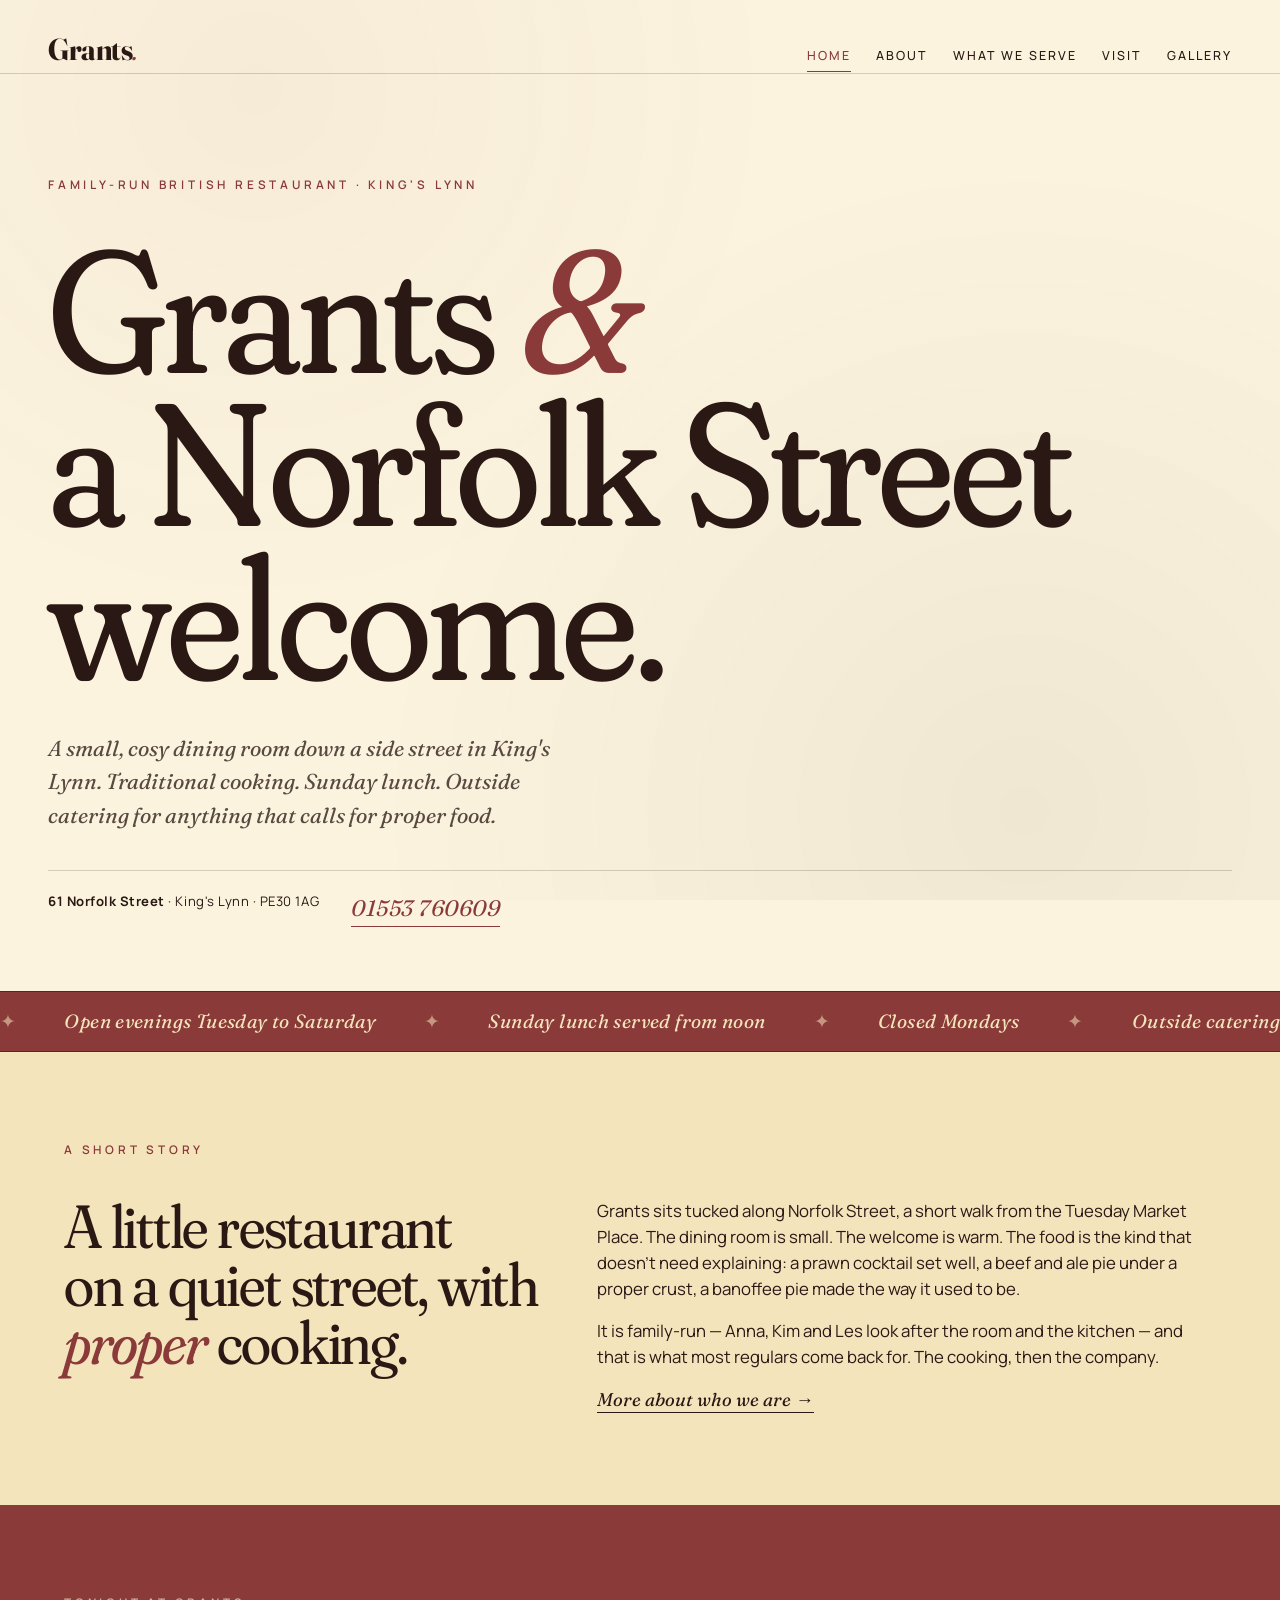
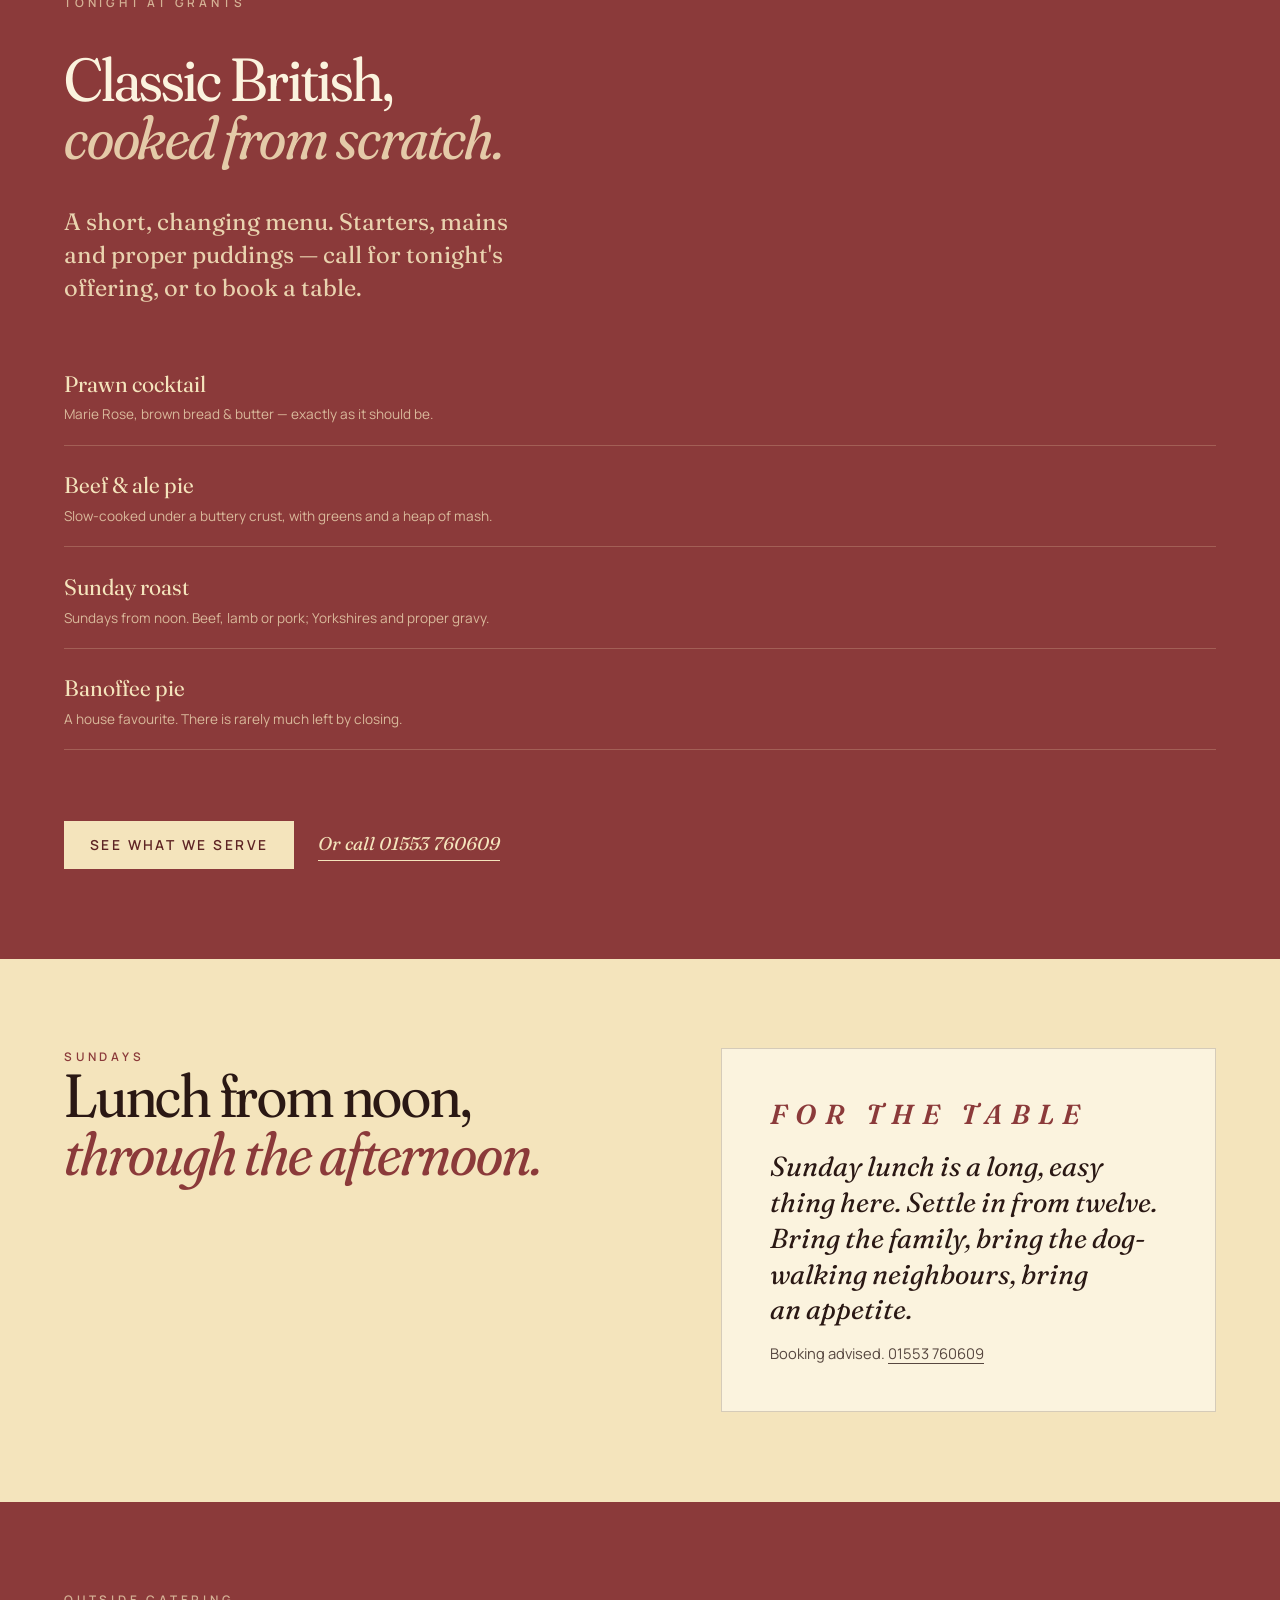
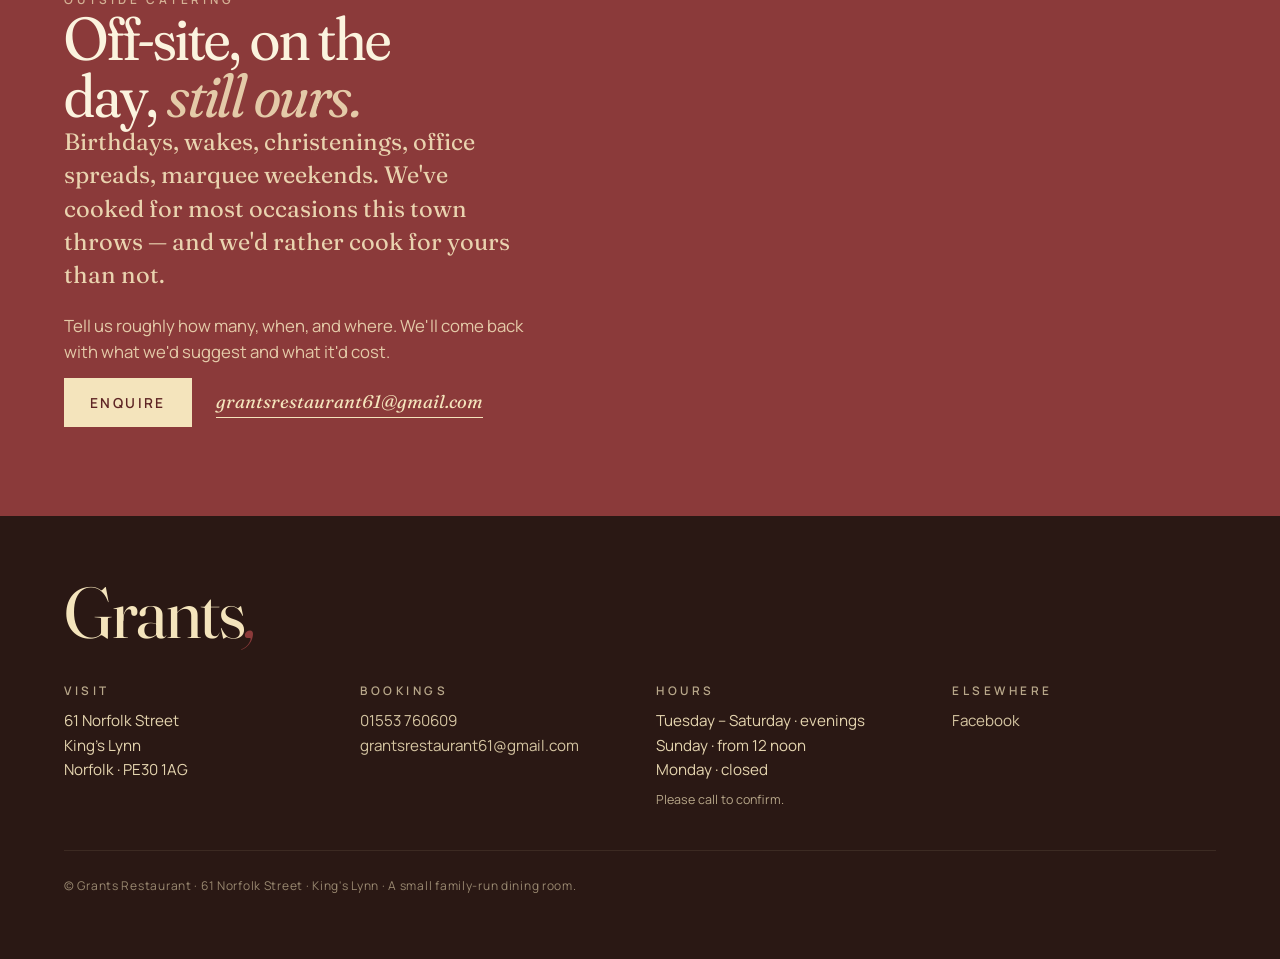
<file: index.html>
<!doctype html>
<html lang="en-GB">
<head>
<meta charset="utf-8">
<meta name="viewport" content="width=device-width, initial-scale=1">
<title>Grants — family-run British restaurant, Norfolk Street, King's Lynn</title>
<meta name="description" content="A small family-run British restaurant at 61 Norfolk Street, King's Lynn. Traditional cooking, Sunday lunch, outside catering. Bookings: 01553 760609.">
<link rel="preconnect" href="https://fonts.googleapis.com">
<link rel="preconnect" href="https://fonts.gstatic.com" crossorigin>
<link href="https://fonts.googleapis.com/css2?family=Fraunces:opsz,wght,SOFT,WONK@9..144,300..900,30..100,0..1&family=Manrope:wght@400;500;700&display=swap" rel="stylesheet">
<link rel="stylesheet" href="styles.css">
</head>
<body>

<header class="masthead">
  <a href="index.html" class="masthead__mark">Grants<em>.</em></a>
  <nav aria-label="Primary">
    <a href="index.html" aria-current="page">Home</a>
    <a href="about.html">About</a>
    <a href="services.html">What we serve</a>
    <a href="contact.html">Visit</a>
    <a href="gallery.html">Gallery</a>
  </nav>
</header>

<section class="hero">
  <p class="hero__eyebrow">Family-run British restaurant · King's Lynn</p>
  <h1>Grants <span class="amp">&amp;</span><br>a Norfolk Street<br>welcome.</h1>
  <p class="hero__sub">A small, cosy dining room down a side street in King's Lynn. Traditional cooking. Sunday lunch. Outside catering for anything that calls for proper food.</p>
  <div class="hero__meta">
    <span><strong>61 Norfolk Street</strong> · King's Lynn · PE30 1AG</span>
    <a class="tel" href="tel:+441553760609">01553 760609</a>
  </div>
</section>

<div class="marquee" aria-hidden="true">
  <div class="marquee__track">
    <span>Open evenings Tuesday to Saturday</span>
    <span>Sunday lunch served from noon</span>
    <span>Closed Mondays</span>
    <span>Outside catering — call to enquire</span>
    <span>Bookings on 01553 760609</span>
    <span>Open evenings Tuesday to Saturday</span>
    <span>Sunday lunch served from noon</span>
    <span>Closed Mondays</span>
    <span>Outside catering — call to enquire</span>
    <span>Bookings on 01553 760609</span>
  </div>
</div>

<section class="slab slab--cream">
  <div class="slab__inner reveal">
    <p class="slab__label">A short story</p>
    <div class="two-col two-col--reversed">
      <h2>A little restaurant<br>on a quiet street, with <em>proper</em> cooking.</h2>
      <div class="body-prose">
        <p>Grants sits tucked along Norfolk Street, a short walk from the Tuesday Market Place. The dining room is small. The welcome is warm. The food is the kind that doesn't need explaining: a prawn cocktail set well, a beef and ale pie under a proper crust, a banoffee pie made the way it used to be.</p>
        <p>It is family-run — Anna, Kim and Les look after the room and the kitchen — and that is what most regulars come back for. The cooking, then the company.</p>
        <p><a class="cta-text" href="about.html">More about who we are →</a></p>
      </div>
    </div>
  </div>
</section>

<section class="slab slab--burgundy">
  <div class="slab__inner reveal">
    <p class="slab__label">Tonight at Grants</p>
    <h2>Classic British,<br><em>cooked from scratch.</em></h2>
    <p class="lede" style="opacity:.9;">A short, changing menu. Starters, mains and proper puddings — call for tonight's offering, or to book a table.</p>
    <div class="dishes">
      <div class="dish">
        <div>
          <div class="dish__name">Prawn cocktail</div>
          <div class="dish__note">Marie Rose, brown bread &amp; butter — exactly as it should be.</div>
        </div>
      </div>
      <div class="dish">
        <div>
          <div class="dish__name">Beef &amp; ale pie</div>
          <div class="dish__note">Slow-cooked under a buttery crust, with greens and a heap of mash.</div>
        </div>
      </div>
      <div class="dish">
        <div>
          <div class="dish__name">Sunday roast</div>
          <div class="dish__note">Sundays from noon. Beef, lamb or pork; Yorkshires and proper gravy.</div>
        </div>
      </div>
      <div class="dish">
        <div>
          <div class="dish__name">Banoffee pie</div>
          <div class="dish__note">A house favourite. There is rarely much left by closing.</div>
        </div>
      </div>
    </div>
    <div class="cta-cluster" style="margin-top:2rem;">
      <a class="cta" href="services.html">See what we serve</a>
      <a class="cta-text" href="tel:+441553760609">Or call 01553 760609</a>
    </div>
  </div>
</section>

<section class="slab slab--cream">
  <div class="slab__inner reveal">
    <div class="two-col">
      <div>
        <p class="slab__label">Sundays</p>
        <h2>Lunch from noon, <em>through the afternoon.</em></h2>
      </div>
      <div class="callout">
        <p class="callout__kicker">For the table</p>
        <p>Sunday lunch is a long, easy thing here. Settle in from twelve. Bring the family, bring the dog-walking neighbours, bring an appetite.</p>
        <p style="font-family:var(--sans);font-style:normal;font-size:0.92rem;opacity:0.78;max-width:none;">Booking advised. <a href="tel:+441553760609" style="border-bottom:1px solid currentColor;">01553 760609</a></p>
      </div>
    </div>
  </div>
</section>

<section class="slab slab--burgundy">
  <div class="slab__inner reveal">
    <div class="two-col two-col--reversed">
      <div>
        <p class="slab__label">Outside catering</p>
        <h2>Off-site, on the day, <em>still ours.</em></h2>
        <p class="lede" style="opacity:.9;">Birthdays, wakes, christenings, office spreads, marquee weekends. We've cooked for most occasions this town throws — and we'd rather cook for yours than not.</p>
        <p style="margin-top:1.4rem;opacity:0.85;max-width:48ch;">Tell us roughly how many, when, and where. We'll come back with what we'd suggest and what it'd cost.</p>
        <div class="cta-cluster">
          <a class="cta" href="contact.html">Enquire</a>
          <a class="cta-text" href="mailto:grantsrestaurant61@gmail.com">grantsrestaurant61@gmail.com</a>
        </div>
      </div>
      <div></div>
    </div>
  </div>
</section>

<footer class="footer">
  <div class="footer__inner">
    <div class="footer__mark">Grants<em>,</em></div>
    <div class="footer__grid">
      <div>
        <h3>Visit</h3>
        <p>61 Norfolk Street<br>King's Lynn<br>Norfolk · PE30 1AG</p>
      </div>
      <div>
        <h3>Bookings</h3>
        <p><a href="tel:+441553760609">01553 760609</a><br><a href="mailto:grantsrestaurant61@gmail.com">grantsrestaurant61@gmail.com</a></p>
      </div>
      <div>
        <h3>Hours</h3>
        <p>Tuesday – Saturday · evenings<br>Sunday · from 12 noon<br>Monday · closed</p>
        <p style="font-size:0.78rem;opacity:0.7;margin-top:0.5rem;">Please call to confirm.</p>
      </div>
      <div>
        <h3>Elsewhere</h3>
        <p><a href="https://www.facebook.com/Norfolkstreet61/" rel="noopener">Facebook</a></p>
      </div>
    </div>
    <div class="footer__fine">© Grants Restaurant · 61 Norfolk Street · King's Lynn · A small family-run dining room.</div>
  </div>
</footer>

</body>
</html>
</file>
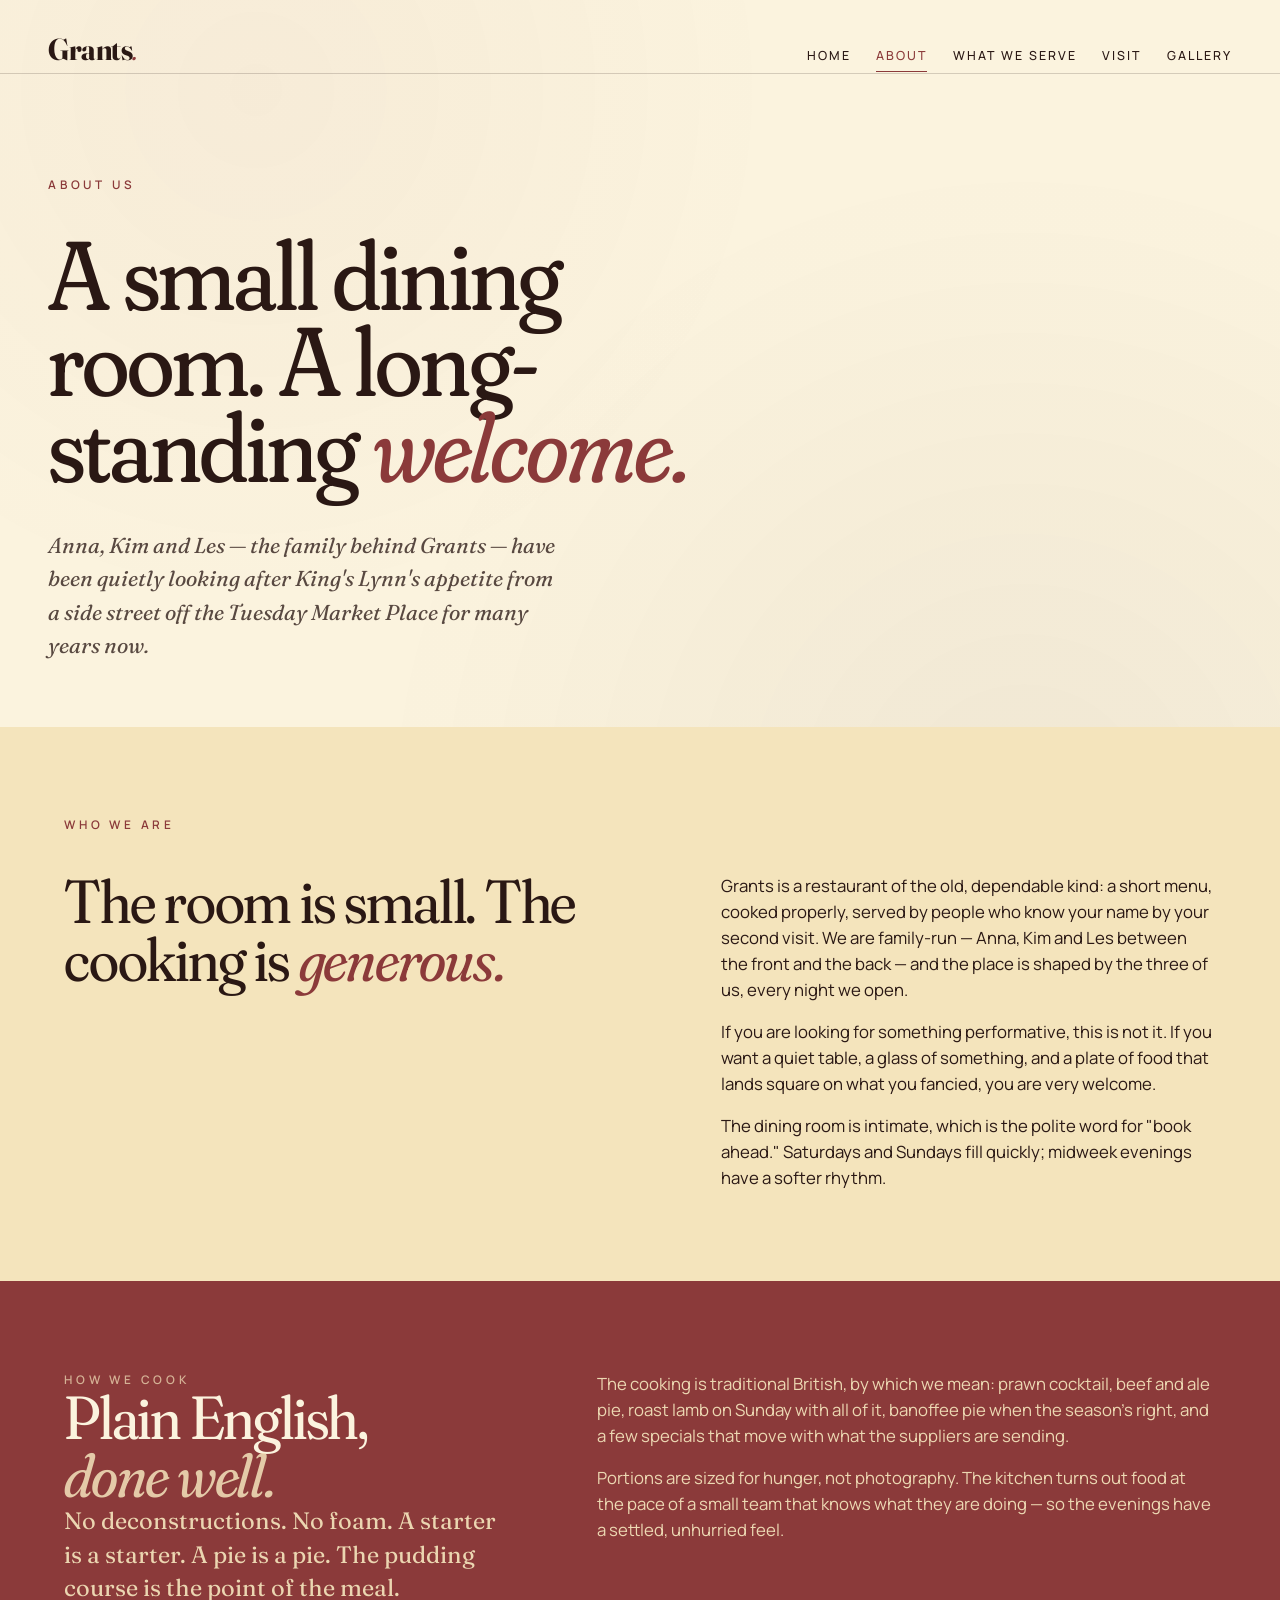
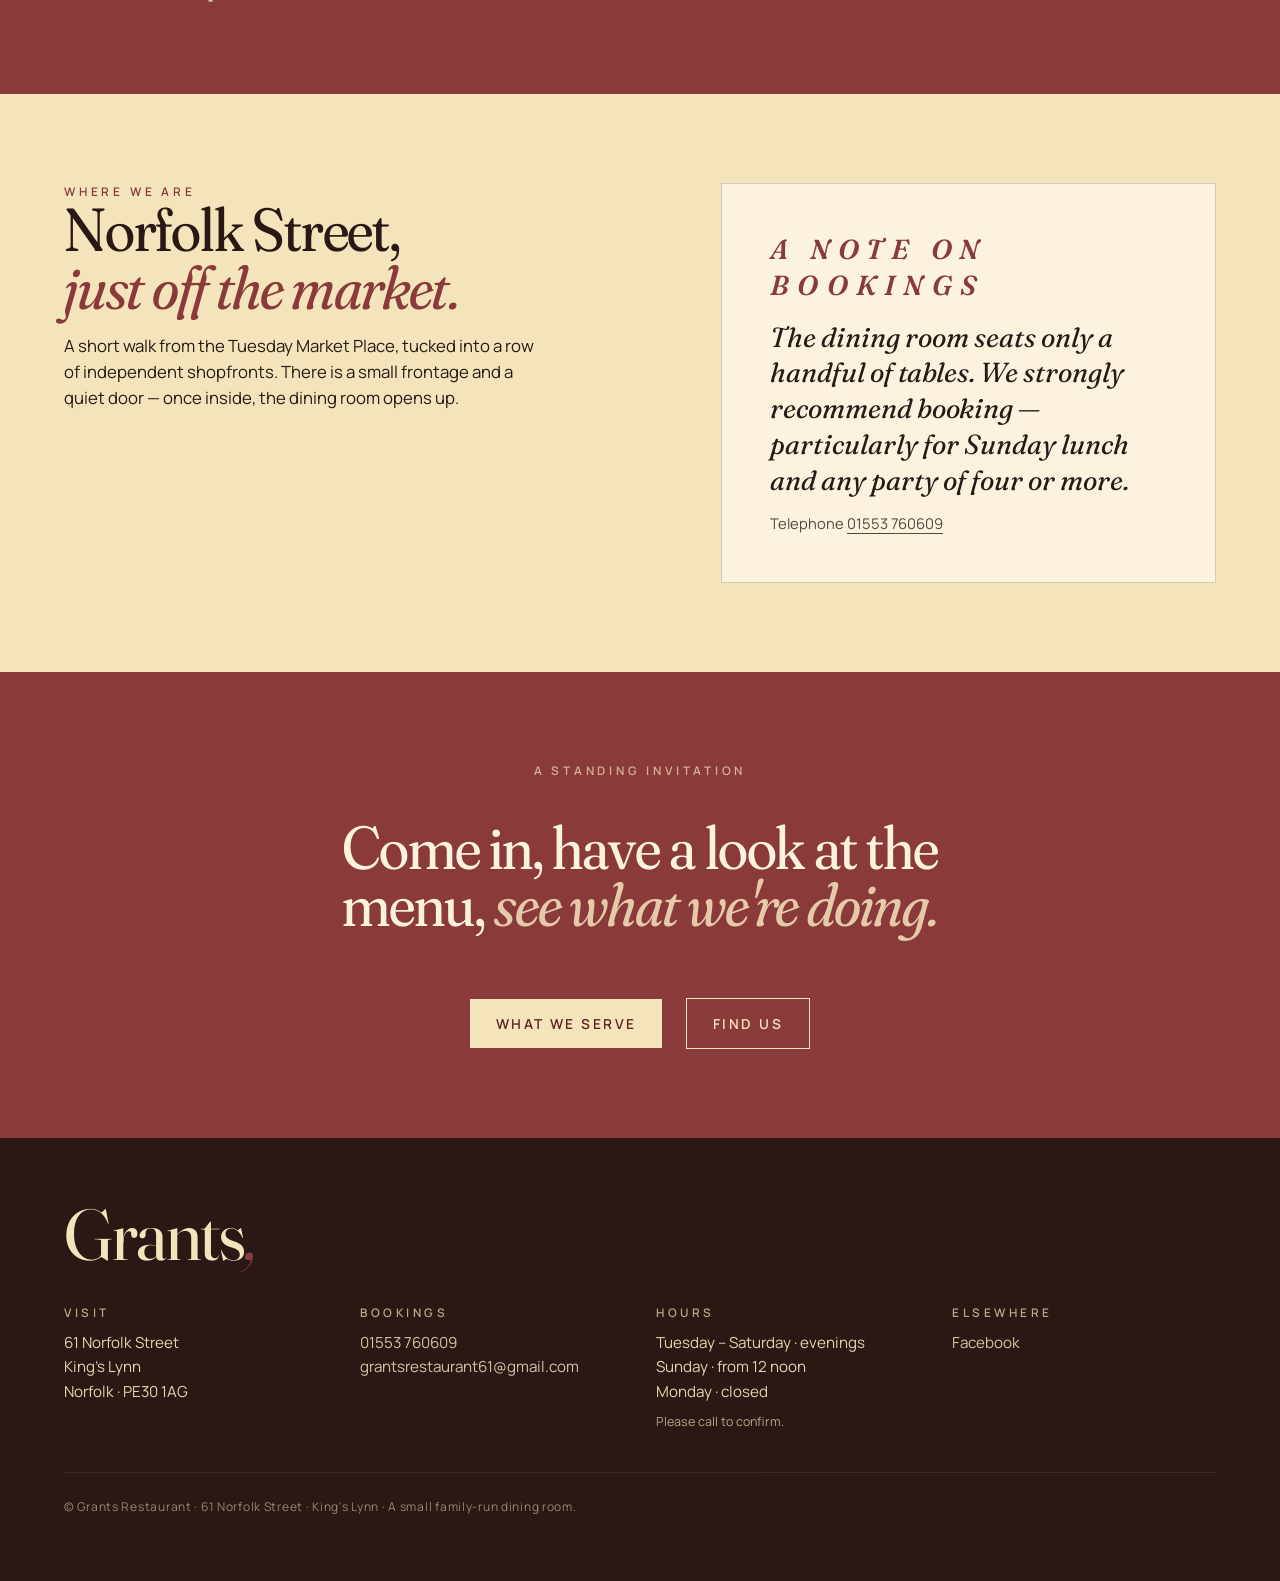
<file: about.html>
<!doctype html>
<html lang="en-GB">
<head>
<meta charset="utf-8">
<meta name="viewport" content="width=device-width, initial-scale=1">
<title>About Grants — a family-run restaurant on Norfolk Street, King's Lynn</title>
<meta name="description" content="Grants is a small family-run British restaurant in King's Lynn. Anna, Kim and Les. Traditional cooking. A warm welcome on Norfolk Street.">
<link rel="preconnect" href="https://fonts.googleapis.com">
<link rel="preconnect" href="https://fonts.gstatic.com" crossorigin>
<link href="https://fonts.googleapis.com/css2?family=Fraunces:opsz,wght,SOFT,WONK@9..144,300..900,30..100,0..1&family=Manrope:wght@400;500;700&display=swap" rel="stylesheet">
<link rel="stylesheet" href="styles.css">
</head>
<body>

<header class="masthead">
  <a href="index.html" class="masthead__mark">Grants<em>.</em></a>
  <nav aria-label="Primary">
    <a href="index.html">Home</a>
    <a href="about.html" aria-current="page">About</a>
    <a href="services.html">What we serve</a>
    <a href="contact.html">Visit</a>
    <a href="gallery.html">Gallery</a>
  </nav>
</header>

<section class="hero hero--inner">
  <p class="hero__eyebrow">About us</p>
  <h1>A small dining<br>room. A long-<br>standing <span class="amp">welcome.</span></h1>
  <p class="hero__sub">Anna, Kim and Les — the family behind Grants — have been quietly looking after King's Lynn's appetite from a side street off the Tuesday Market Place for many years now.</p>
</section>

<section class="slab slab--cream">
  <div class="slab__inner reveal">
    <p class="slab__label">Who we are</p>
    <div class="two-col">
      <h2>The room is small. The cooking is <em>generous.</em></h2>
      <div class="body-prose">
        <p>Grants is a restaurant of the old, dependable kind: a short menu, cooked properly, served by people who know your name by your second visit. We are family-run — Anna, Kim and Les between the front and the back — and the place is shaped by the three of us, every night we open.</p>
        <p>If you are looking for something performative, this is not it. If you want a quiet table, a glass of something, and a plate of food that lands square on what you fancied, you are very welcome.</p>
        <p>The dining room is intimate, which is the polite word for "book ahead." Saturdays and Sundays fill quickly; midweek evenings have a softer rhythm.</p>
      </div>
    </div>
  </div>
</section>

<section class="slab slab--burgundy">
  <div class="slab__inner reveal">
    <div class="two-col two-col--reversed">
      <div>
        <p class="slab__label">How we cook</p>
        <h2>Plain English, <em>done well.</em></h2>
        <p class="lede" style="opacity:.92;">No deconstructions. No foam. A starter is a starter. A pie is a pie. The pudding course is the point of the meal.</p>
      </div>
      <div class="body-prose" style="opacity:.93;">
        <p>The cooking is traditional British, by which we mean: prawn cocktail, beef and ale pie, roast lamb on Sunday with all of it, banoffee pie when the season's right, and a few specials that move with what the suppliers are sending.</p>
        <p>Portions are sized for hunger, not photography. The kitchen turns out food at the pace of a small team that knows what they are doing — so the evenings have a settled, unhurried feel.</p>
      </div>
    </div>
  </div>
</section>

<section class="slab slab--cream">
  <div class="slab__inner reveal">
    <div class="two-col">
      <div>
        <p class="slab__label">Where we are</p>
        <h2>Norfolk Street, <em>just off the market.</em></h2>
        <p style="margin-top:1rem;max-width:48ch;">A short walk from the Tuesday Market Place, tucked into a row of independent shopfronts. There is a small frontage and a quiet door — once inside, the dining room opens up.</p>
      </div>
      <div class="callout">
        <p class="callout__kicker">A note on bookings</p>
        <p>The dining room seats only a handful of tables. We strongly recommend booking — particularly for Sunday lunch and any party of four or more.</p>
        <p style="font-family:var(--sans);font-style:normal;font-size:0.92rem;opacity:0.78;max-width:none;">Telephone <a href="tel:+441553760609" style="border-bottom:1px solid currentColor;">01553 760609</a></p>
      </div>
    </div>
  </div>
</section>

<section class="slab slab--burgundy">
  <div class="slab__inner reveal" style="text-align:center;justify-items:center;">
    <p class="slab__label">A standing invitation</p>
    <h2 style="margin:0 auto;max-width:22ch;text-align:center;">Come in, have a look at the menu, <em>see what we're doing.</em></h2>
    <div class="cta-cluster" style="justify-content:center;margin-top:1.6rem;">
      <a class="cta" href="services.html">What we serve</a>
      <a class="cta" href="contact.html" style="background:transparent;color:var(--parchment);border:1px solid var(--parchment);">Find us</a>
    </div>
  </div>
</section>

<footer class="footer">
  <div class="footer__inner">
    <div class="footer__mark">Grants<em>,</em></div>
    <div class="footer__grid">
      <div><h3>Visit</h3><p>61 Norfolk Street<br>King's Lynn<br>Norfolk · PE30 1AG</p></div>
      <div><h3>Bookings</h3><p><a href="tel:+441553760609">01553 760609</a><br><a href="mailto:grantsrestaurant61@gmail.com">grantsrestaurant61@gmail.com</a></p></div>
      <div><h3>Hours</h3><p>Tuesday – Saturday · evenings<br>Sunday · from 12 noon<br>Monday · closed</p><p style="font-size:0.78rem;opacity:0.7;margin-top:0.5rem;">Please call to confirm.</p></div>
      <div><h3>Elsewhere</h3><p><a href="https://www.facebook.com/Norfolkstreet61/" rel="noopener">Facebook</a></p></div>
    </div>
    <div class="footer__fine">© Grants Restaurant · 61 Norfolk Street · King's Lynn · A small family-run dining room.</div>
  </div>
</footer>

</body>
</html>
</file>
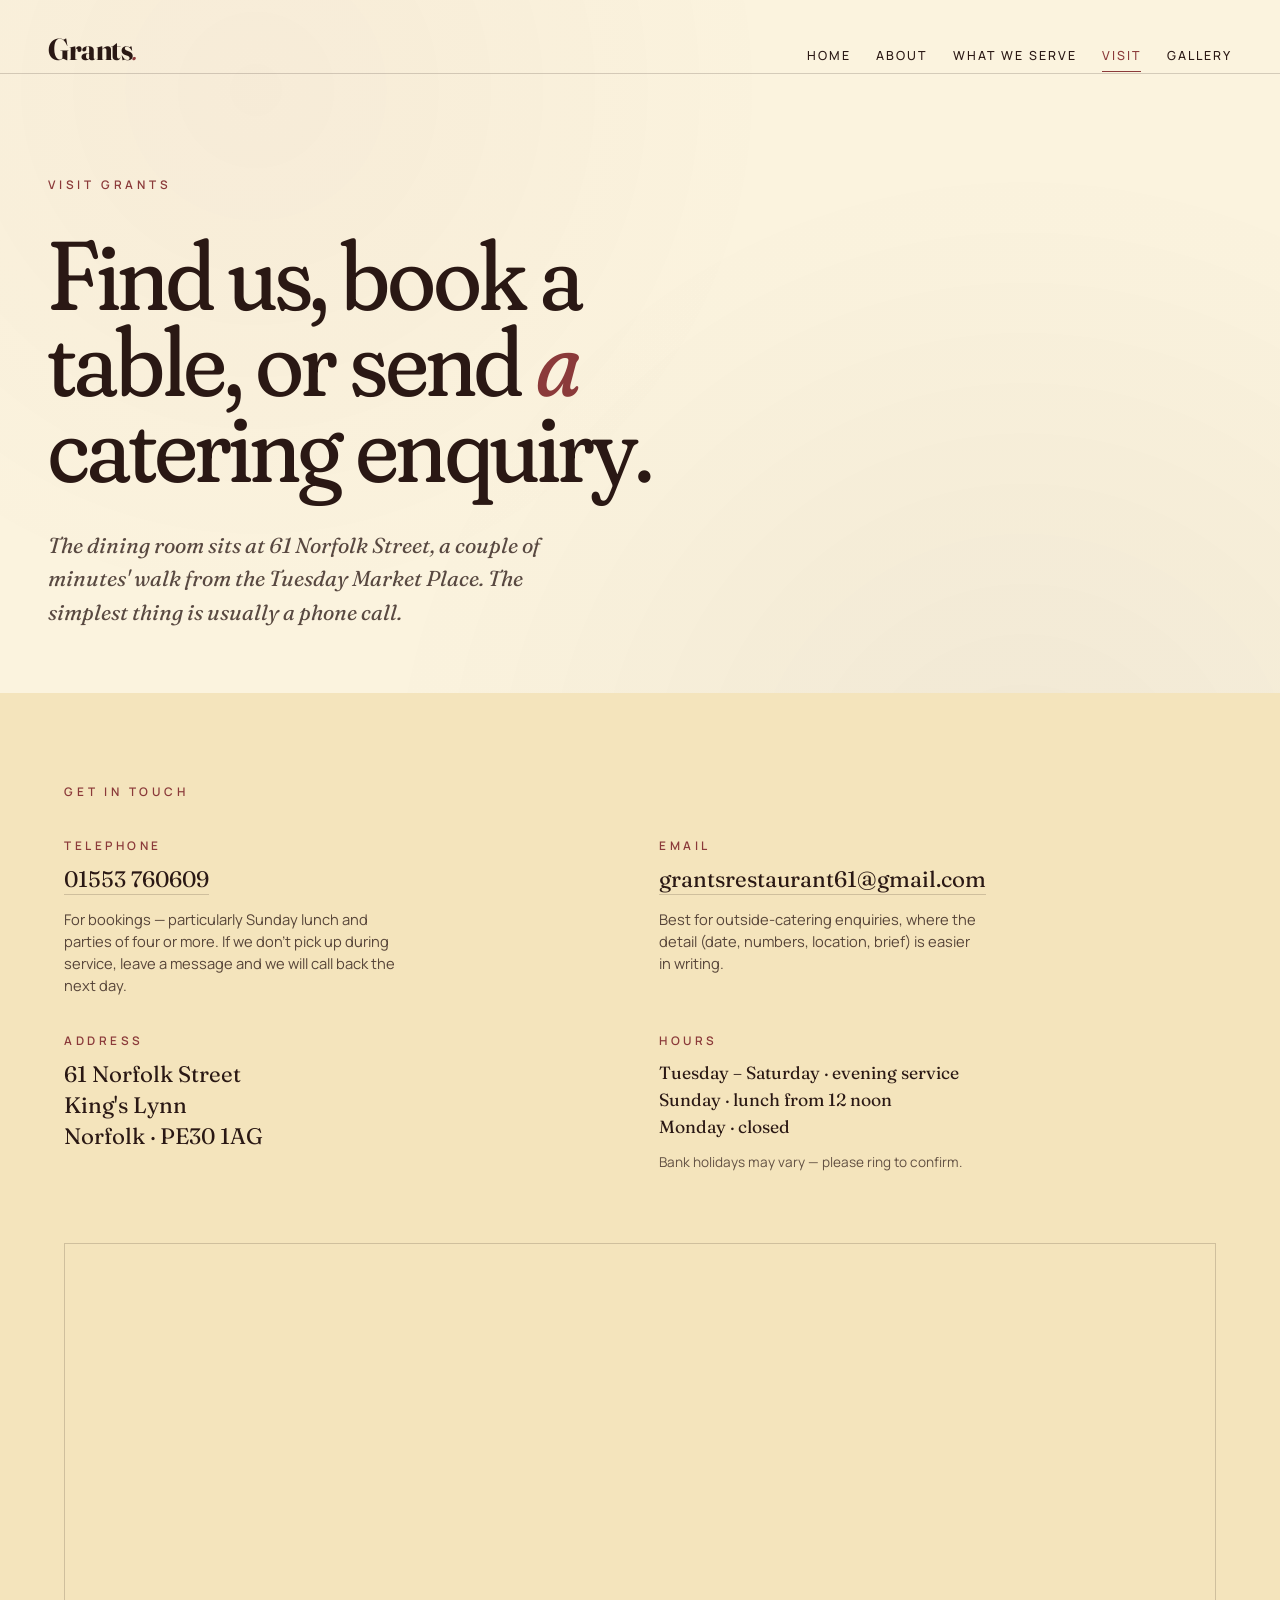
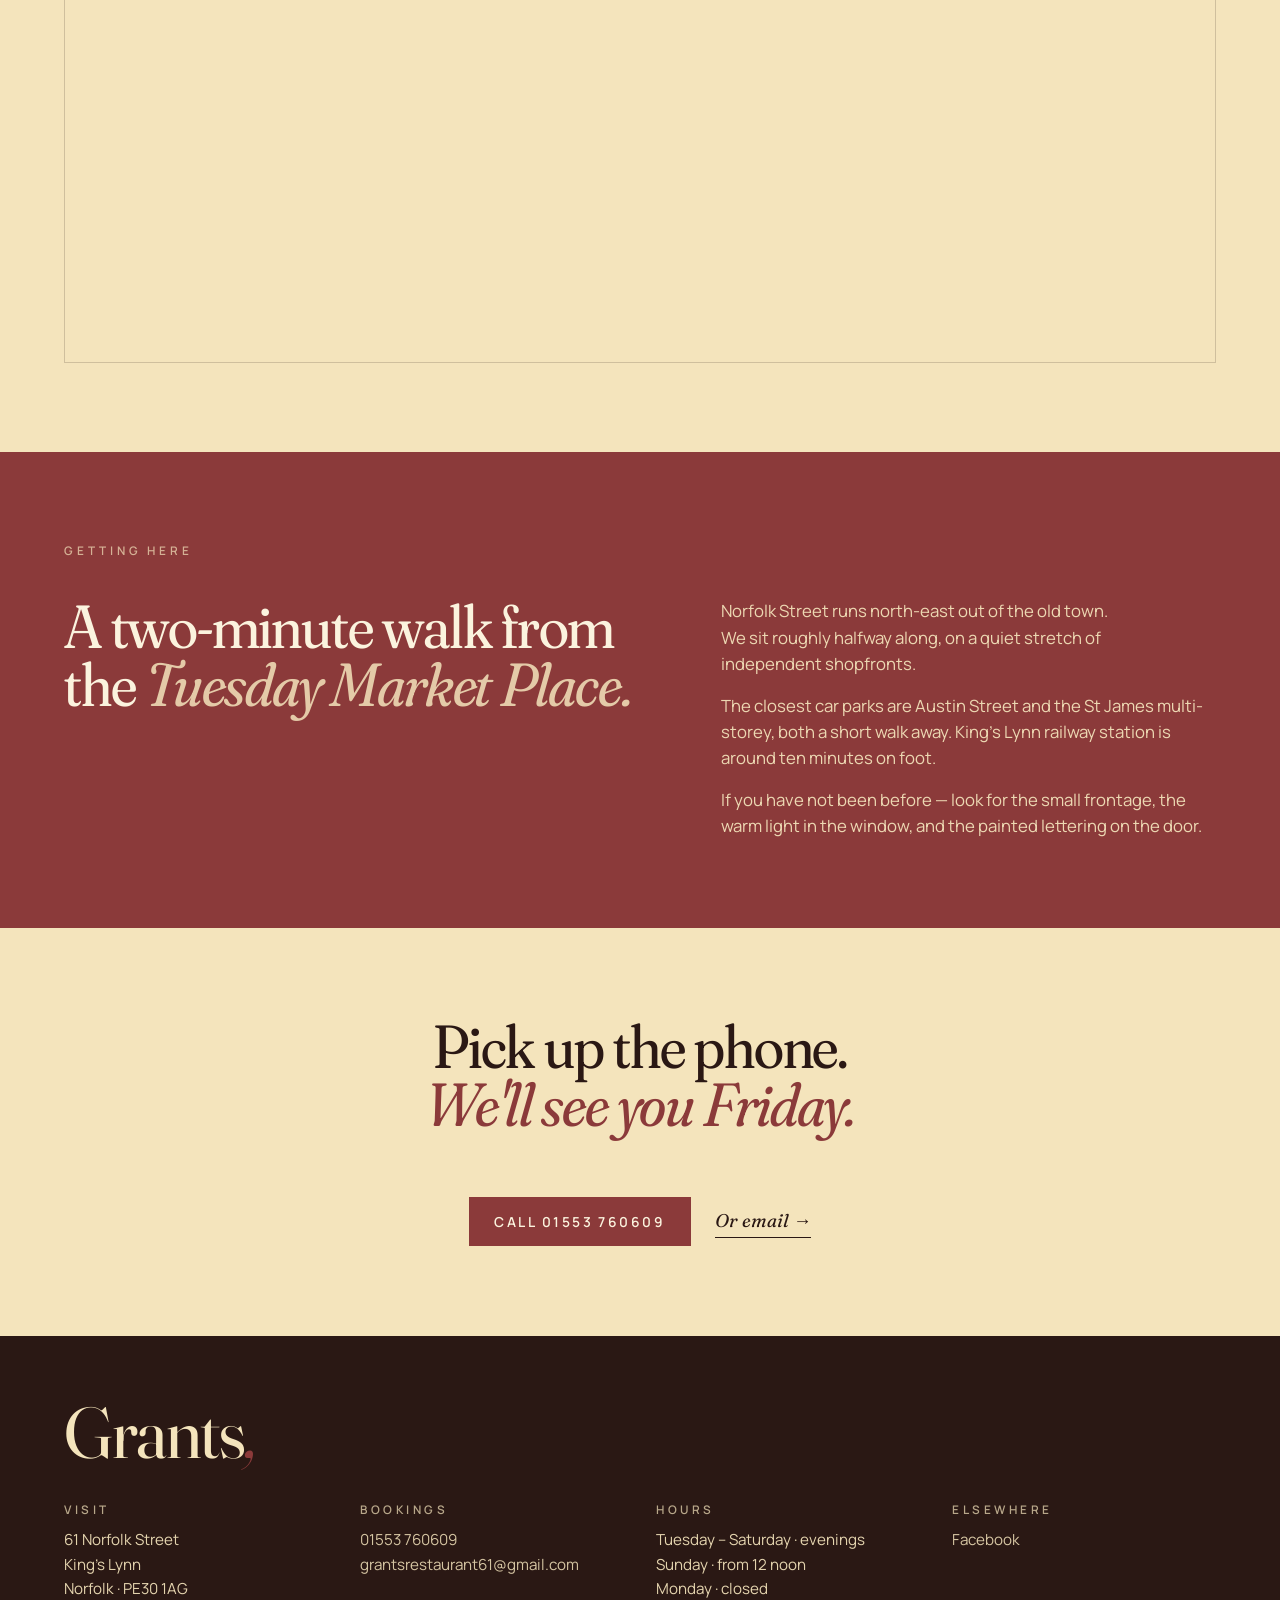
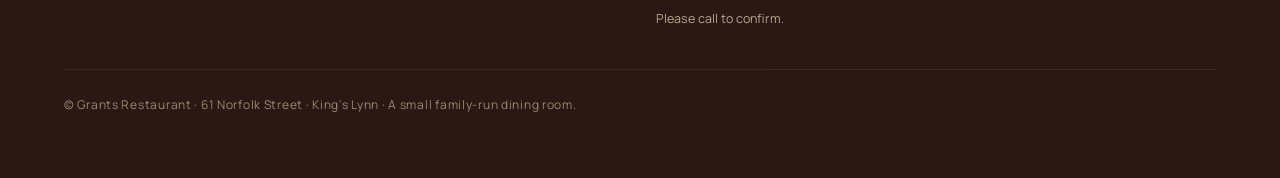
<file: contact.html>
<!doctype html>
<html lang="en-GB">
<head>
<meta charset="utf-8">
<meta name="viewport" content="width=device-width, initial-scale=1">
<title>Visit Grants — Norfolk Street, King's Lynn · 01553 760609</title>
<meta name="description" content="Grants Restaurant — 61 Norfolk Street, King's Lynn, PE30 1AG. Telephone 01553 760609. Bookings, opening hours and how to find us.">
<link rel="preconnect" href="https://fonts.googleapis.com">
<link rel="preconnect" href="https://fonts.gstatic.com" crossorigin>
<link href="https://fonts.googleapis.com/css2?family=Fraunces:opsz,wght,SOFT,WONK@9..144,300..900,30..100,0..1&family=Manrope:wght@400;500;700&display=swap" rel="stylesheet">
<link rel="stylesheet" href="styles.css">
</head>
<body>

<header class="masthead">
  <a href="index.html" class="masthead__mark">Grants<em>.</em></a>
  <nav aria-label="Primary">
    <a href="index.html">Home</a>
    <a href="about.html">About</a>
    <a href="services.html">What we serve</a>
    <a href="contact.html" aria-current="page">Visit</a>
    <a href="gallery.html">Gallery</a>
  </nav>
</header>

<section class="hero hero--inner">
  <p class="hero__eyebrow">Visit Grants</p>
  <h1>Find us, book a<br>table, or send <span class="amp">a</span><br>catering enquiry.</h1>
  <p class="hero__sub">The dining room sits at 61 Norfolk Street, a couple of minutes' walk from the Tuesday Market Place. The simplest thing is usually a phone call.</p>
</section>

<section class="slab slab--cream">
  <div class="slab__inner reveal">
    <p class="slab__label">Get in touch</p>
    <div class="contact-grid">
      <div class="contact-card">
        <h3>Telephone</h3>
        <p><a href="tel:+441553760609">01553 760609</a></p>
        <p style="font-family:var(--sans);font-size:0.92rem;line-height:1.5;opacity:0.78;margin-top:0.8rem;max-width:38ch;">For bookings — particularly Sunday lunch and parties of four or more. If we don't pick up during service, leave a message and we will call back the next day.</p>
      </div>
      <div class="contact-card">
        <h3>Email</h3>
        <p><a href="mailto:grantsrestaurant61@gmail.com">grantsrestaurant61@gmail.com</a></p>
        <p style="font-family:var(--sans);font-size:0.92rem;line-height:1.5;opacity:0.78;margin-top:0.8rem;max-width:38ch;">Best for outside-catering enquiries, where the detail (date, numbers, location, brief) is easier in writing.</p>
      </div>
      <div class="contact-card">
        <h3>Address</h3>
        <p>61 Norfolk Street<br>King's Lynn<br>Norfolk · PE30 1AG</p>
      </div>
      <div class="contact-card">
        <h3>Hours</h3>
        <p style="font-size:1.1rem;line-height:1.55;">Tuesday – Saturday · evening service<br>Sunday · lunch from 12 noon<br>Monday · closed</p>
        <p style="font-family:var(--sans);font-size:0.85rem;opacity:0.72;margin-top:0.8rem;">Bank holidays may vary — please ring to confirm.</p>
      </div>
    </div>

    <div class="map-frame">
      <iframe
        src="https://www.google.com/maps?q=61+Norfolk+Street,+King%27s+Lynn,+PE30+1AG&output=embed"
        title="Map showing Grants Restaurant, 61 Norfolk Street, King's Lynn, PE30 1AG"
        loading="lazy"
        referrerpolicy="no-referrer-when-downgrade"></iframe>
    </div>
  </div>
</section>

<section class="slab slab--burgundy">
  <div class="slab__inner reveal">
    <p class="slab__label">Getting here</p>
    <div class="two-col">
      <h2>A two-minute walk from the <em>Tuesday Market Place.</em></h2>
      <div class="body-prose" style="opacity:.93;">
        <p>Norfolk Street runs north-east out of the old town. We sit roughly halfway along, on a quiet stretch of independent shopfronts.</p>
        <p>The closest car parks are Austin Street and the St James multi-storey, both a short walk away. King's Lynn railway station is around ten minutes on foot.</p>
        <p>If you have not been before — look for the small frontage, the warm light in the window, and the painted lettering on the door.</p>
      </div>
    </div>
  </div>
</section>

<section class="slab slab--cream">
  <div class="slab__inner reveal" style="text-align:center;justify-items:center;">
    <h2 style="margin:0 auto;max-width:20ch;text-align:center;">Pick up the phone. <em>We'll see you Friday.</em></h2>
    <div class="cta-cluster" style="justify-content:center;margin-top:1.6rem;">
      <a class="cta" href="tel:+441553760609">Call 01553 760609</a>
      <a class="cta-text" href="mailto:grantsrestaurant61@gmail.com">Or email →</a>
    </div>
  </div>
</section>

<footer class="footer">
  <div class="footer__inner">
    <div class="footer__mark">Grants<em>,</em></div>
    <div class="footer__grid">
      <div><h3>Visit</h3><p>61 Norfolk Street<br>King's Lynn<br>Norfolk · PE30 1AG</p></div>
      <div><h3>Bookings</h3><p><a href="tel:+441553760609">01553 760609</a><br><a href="mailto:grantsrestaurant61@gmail.com">grantsrestaurant61@gmail.com</a></p></div>
      <div><h3>Hours</h3><p>Tuesday – Saturday · evenings<br>Sunday · from 12 noon<br>Monday · closed</p><p style="font-size:0.78rem;opacity:0.7;margin-top:0.5rem;">Please call to confirm.</p></div>
      <div><h3>Elsewhere</h3><p><a href="https://www.facebook.com/Norfolkstreet61/" rel="noopener">Facebook</a></p></div>
    </div>
    <div class="footer__fine">© Grants Restaurant · 61 Norfolk Street · King's Lynn · A small family-run dining room.</div>
  </div>
</footer>

</body>
</html>
</file>
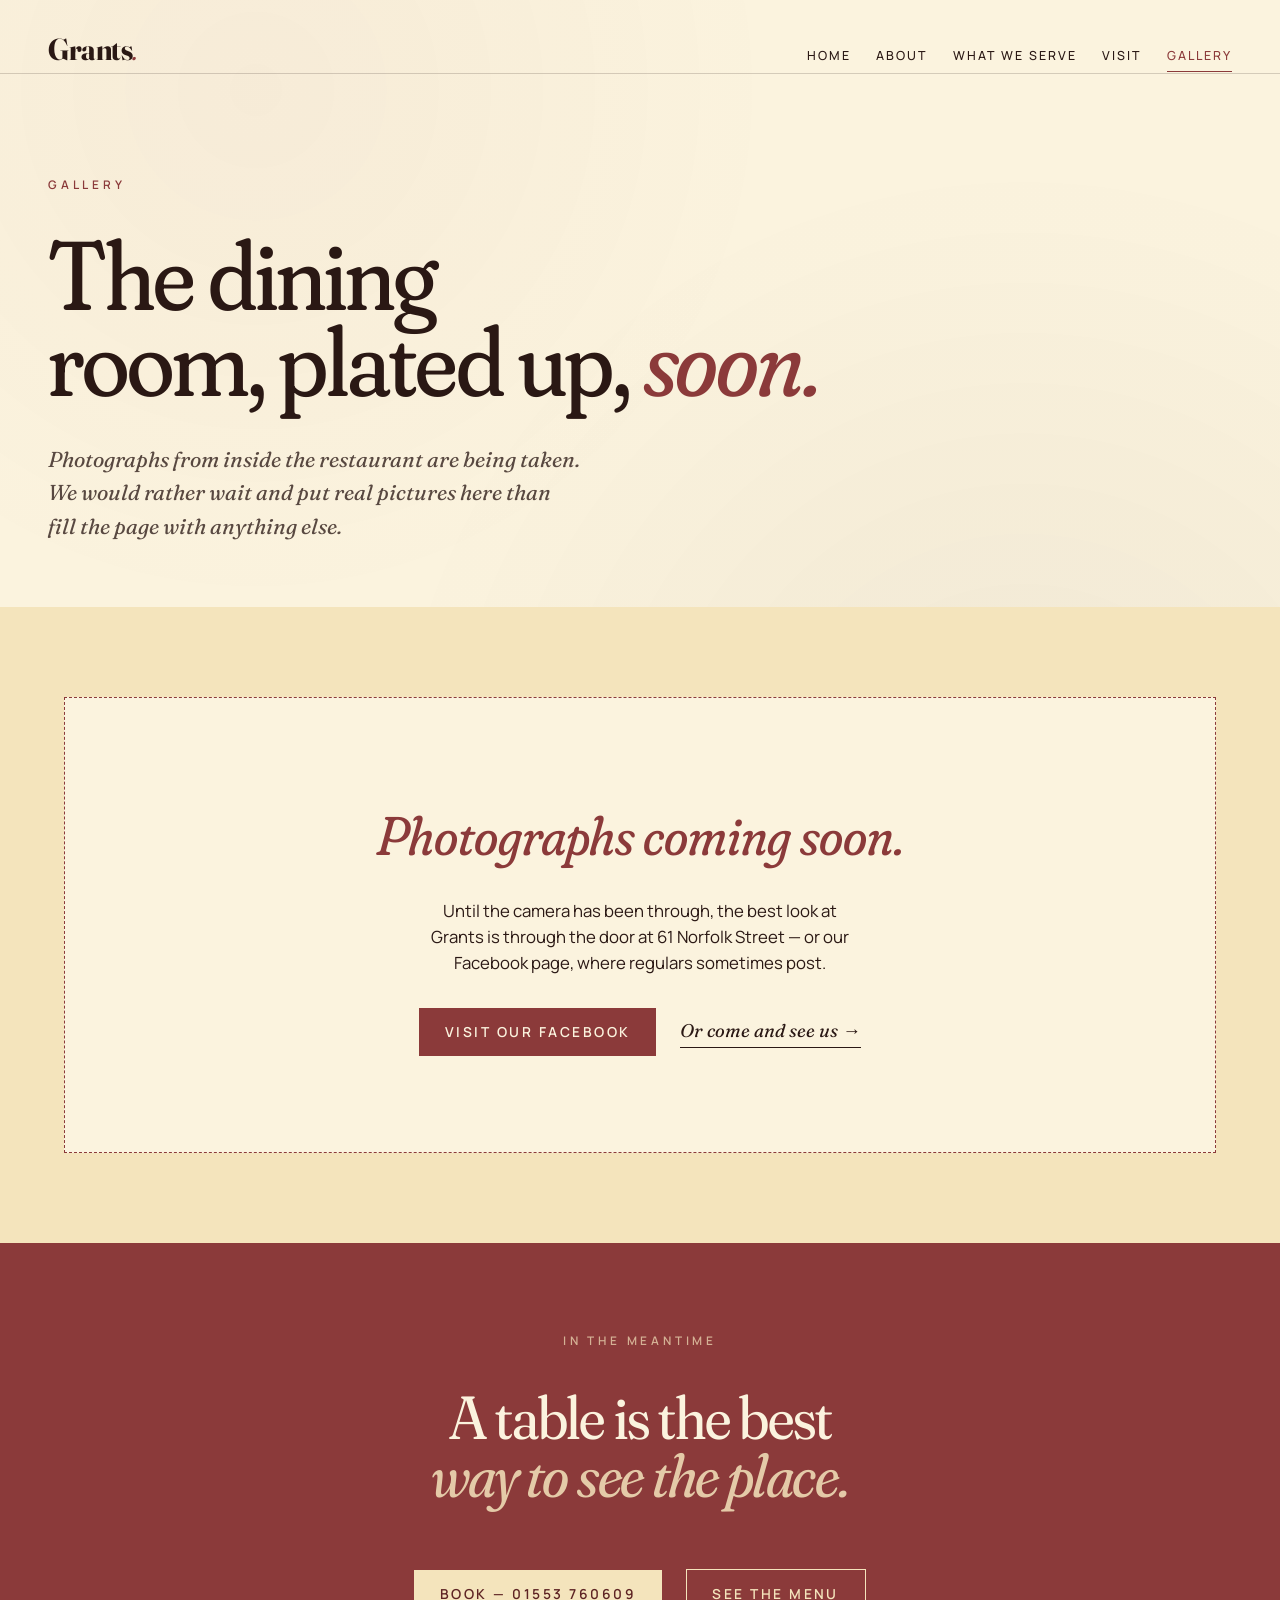
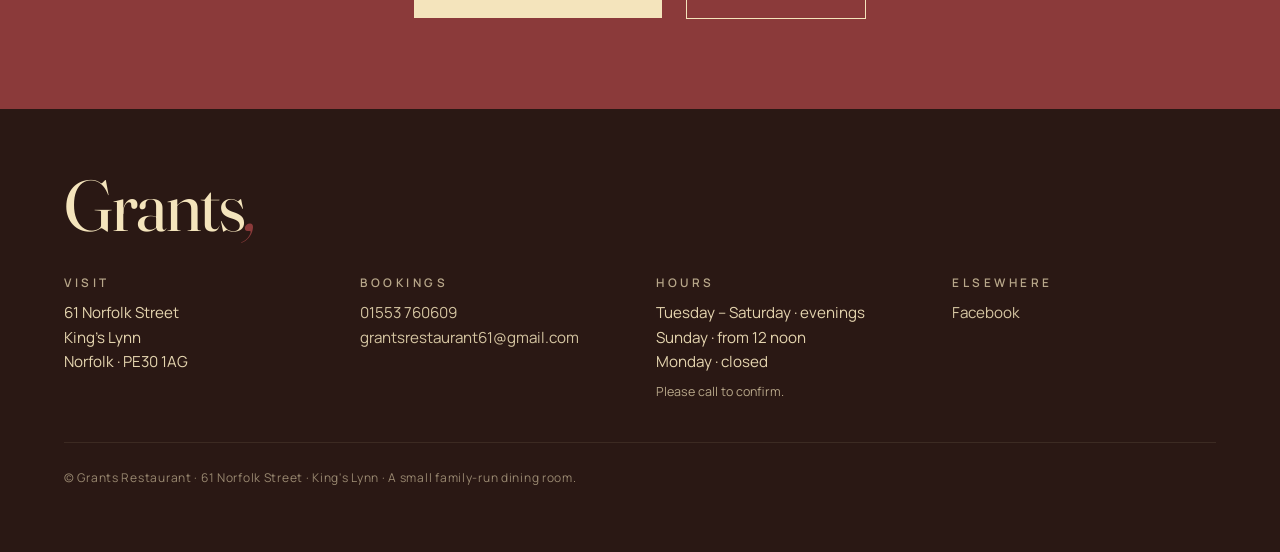
<file: gallery.html>
<!doctype html>
<html lang="en-GB">
<head>
<meta charset="utf-8">
<meta name="viewport" content="width=device-width, initial-scale=1">
<title>Gallery — Grants Restaurant, King's Lynn</title>
<meta name="description" content="Photographs of the dining room and the food at Grants, Norfolk Street, King's Lynn. Coming soon.">
<link rel="preconnect" href="https://fonts.googleapis.com">
<link rel="preconnect" href="https://fonts.gstatic.com" crossorigin>
<link href="https://fonts.googleapis.com/css2?family=Fraunces:opsz,wght,SOFT,WONK@9..144,300..900,30..100,0..1&family=Manrope:wght@400;500;700&display=swap" rel="stylesheet">
<link rel="stylesheet" href="styles.css">
</head>
<body>

<header class="masthead">
  <a href="index.html" class="masthead__mark">Grants<em>.</em></a>
  <nav aria-label="Primary">
    <a href="index.html">Home</a>
    <a href="about.html">About</a>
    <a href="services.html">What we serve</a>
    <a href="contact.html">Visit</a>
    <a href="gallery.html" aria-current="page">Gallery</a>
  </nav>
</header>

<section class="hero hero--inner">
  <p class="hero__eyebrow">Gallery</p>
  <h1>The dining<br>room, plated up, <span class="amp">soon.</span></h1>
  <p class="hero__sub">Photographs from inside the restaurant are being taken. We would rather wait and put real pictures here than fill the page with anything else.</p>
</section>

<section class="slab slab--cream">
  <div class="slab__inner reveal">
    <div class="gallery-placeholder">
      <p class="gallery-placeholder__mark">Photographs coming soon.</p>
      <p>Until the camera has been through, the best look at Grants is through the door at 61 Norfolk Street — or our Facebook page, where regulars sometimes post.</p>
      <div class="cta-cluster" style="justify-content:center;">
        <a class="cta" href="https://www.facebook.com/Norfolkstreet61/" rel="noopener">Visit our Facebook</a>
        <a class="cta-text" href="contact.html">Or come and see us →</a>
      </div>
    </div>
  </div>
</section>

<section class="slab slab--burgundy">
  <div class="slab__inner reveal" style="text-align:center;justify-items:center;">
    <p class="slab__label">In the meantime</p>
    <h2 style="margin:0 auto;max-width:22ch;text-align:center;">A table is the best <em>way to see the place.</em></h2>
    <div class="cta-cluster" style="justify-content:center;margin-top:1.6rem;">
      <a class="cta" href="tel:+441553760609">Book — 01553 760609</a>
      <a class="cta" href="services.html" style="background:transparent;color:var(--parchment);border:1px solid var(--parchment);">See the menu</a>
    </div>
  </div>
</section>

<footer class="footer">
  <div class="footer__inner">
    <div class="footer__mark">Grants<em>,</em></div>
    <div class="footer__grid">
      <div><h3>Visit</h3><p>61 Norfolk Street<br>King's Lynn<br>Norfolk · PE30 1AG</p></div>
      <div><h3>Bookings</h3><p><a href="tel:+441553760609">01553 760609</a><br><a href="mailto:grantsrestaurant61@gmail.com">grantsrestaurant61@gmail.com</a></p></div>
      <div><h3>Hours</h3><p>Tuesday – Saturday · evenings<br>Sunday · from 12 noon<br>Monday · closed</p><p style="font-size:0.78rem;opacity:0.7;margin-top:0.5rem;">Please call to confirm.</p></div>
      <div><h3>Elsewhere</h3><p><a href="https://www.facebook.com/Norfolkstreet61/" rel="noopener">Facebook</a></p></div>
    </div>
    <div class="footer__fine">© Grants Restaurant · 61 Norfolk Street · King's Lynn · A small family-run dining room.</div>
  </div>
</footer>

</body>
</html>
</file>
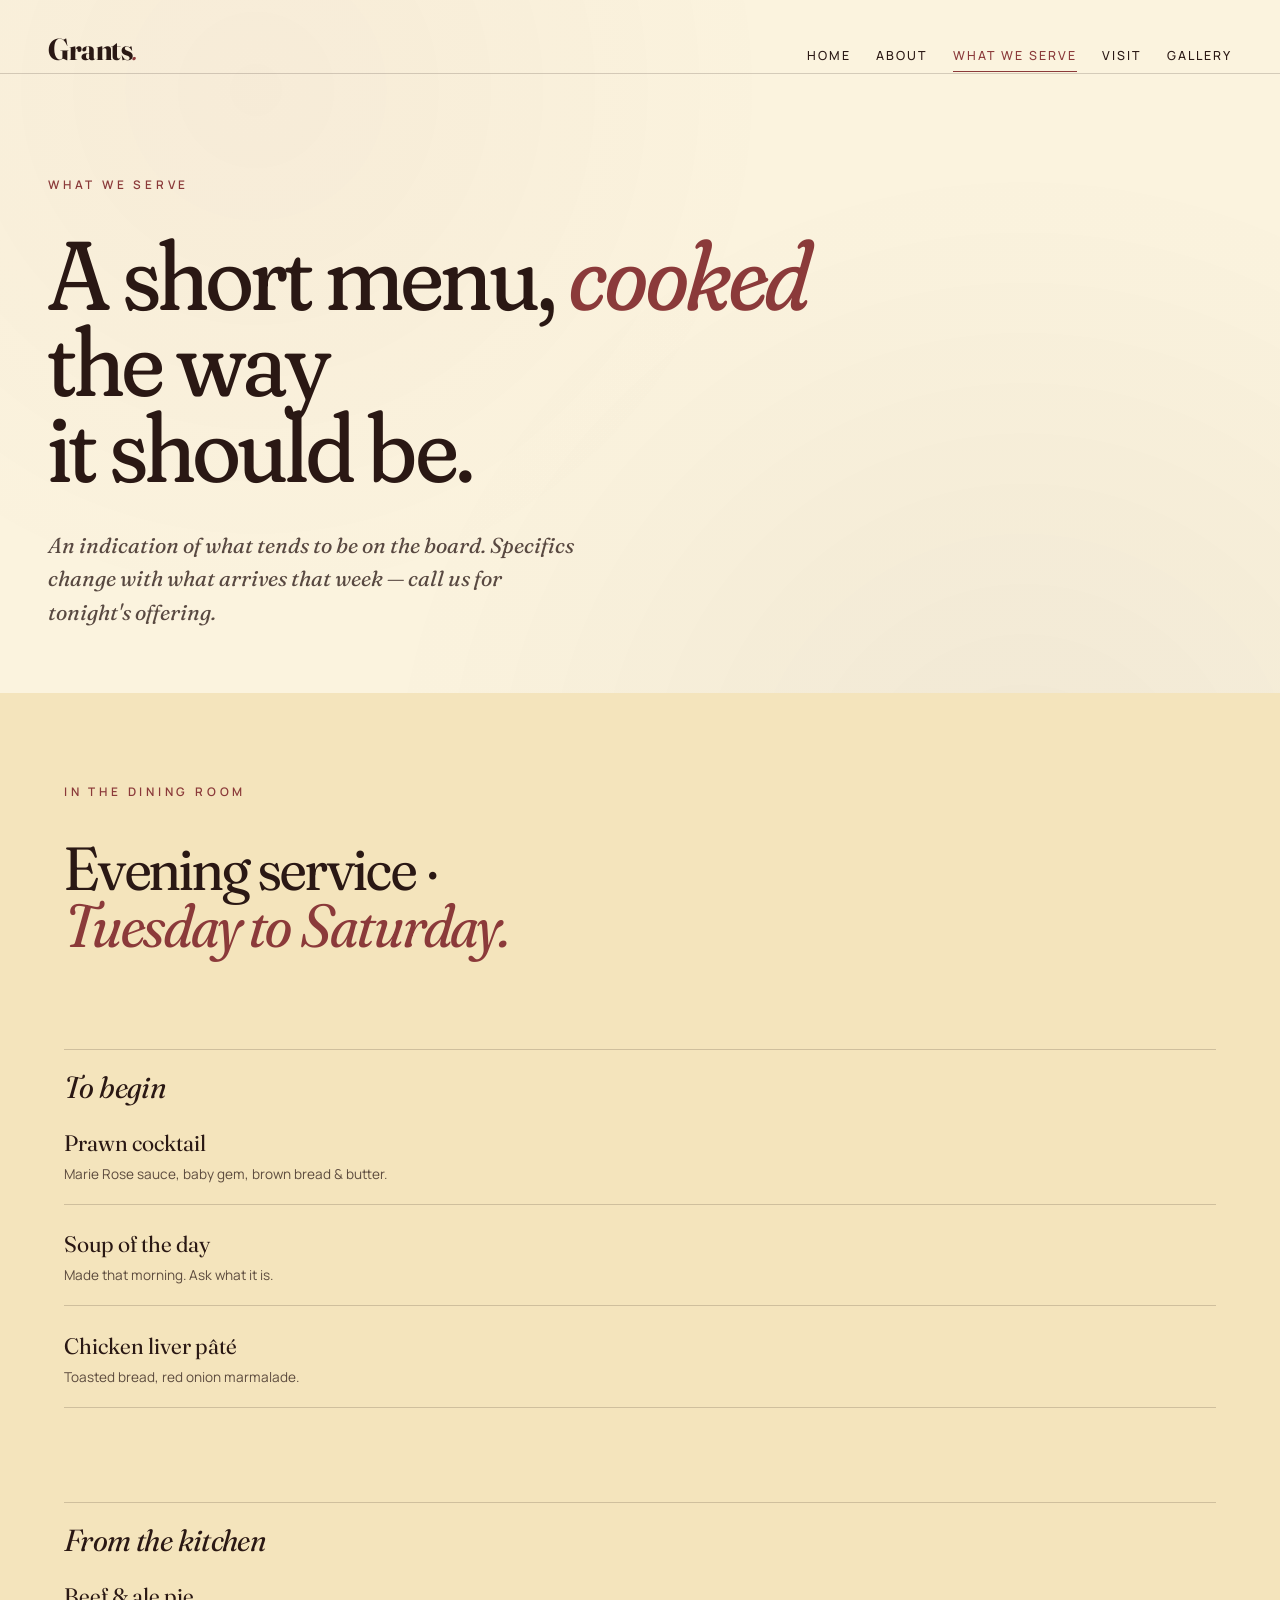
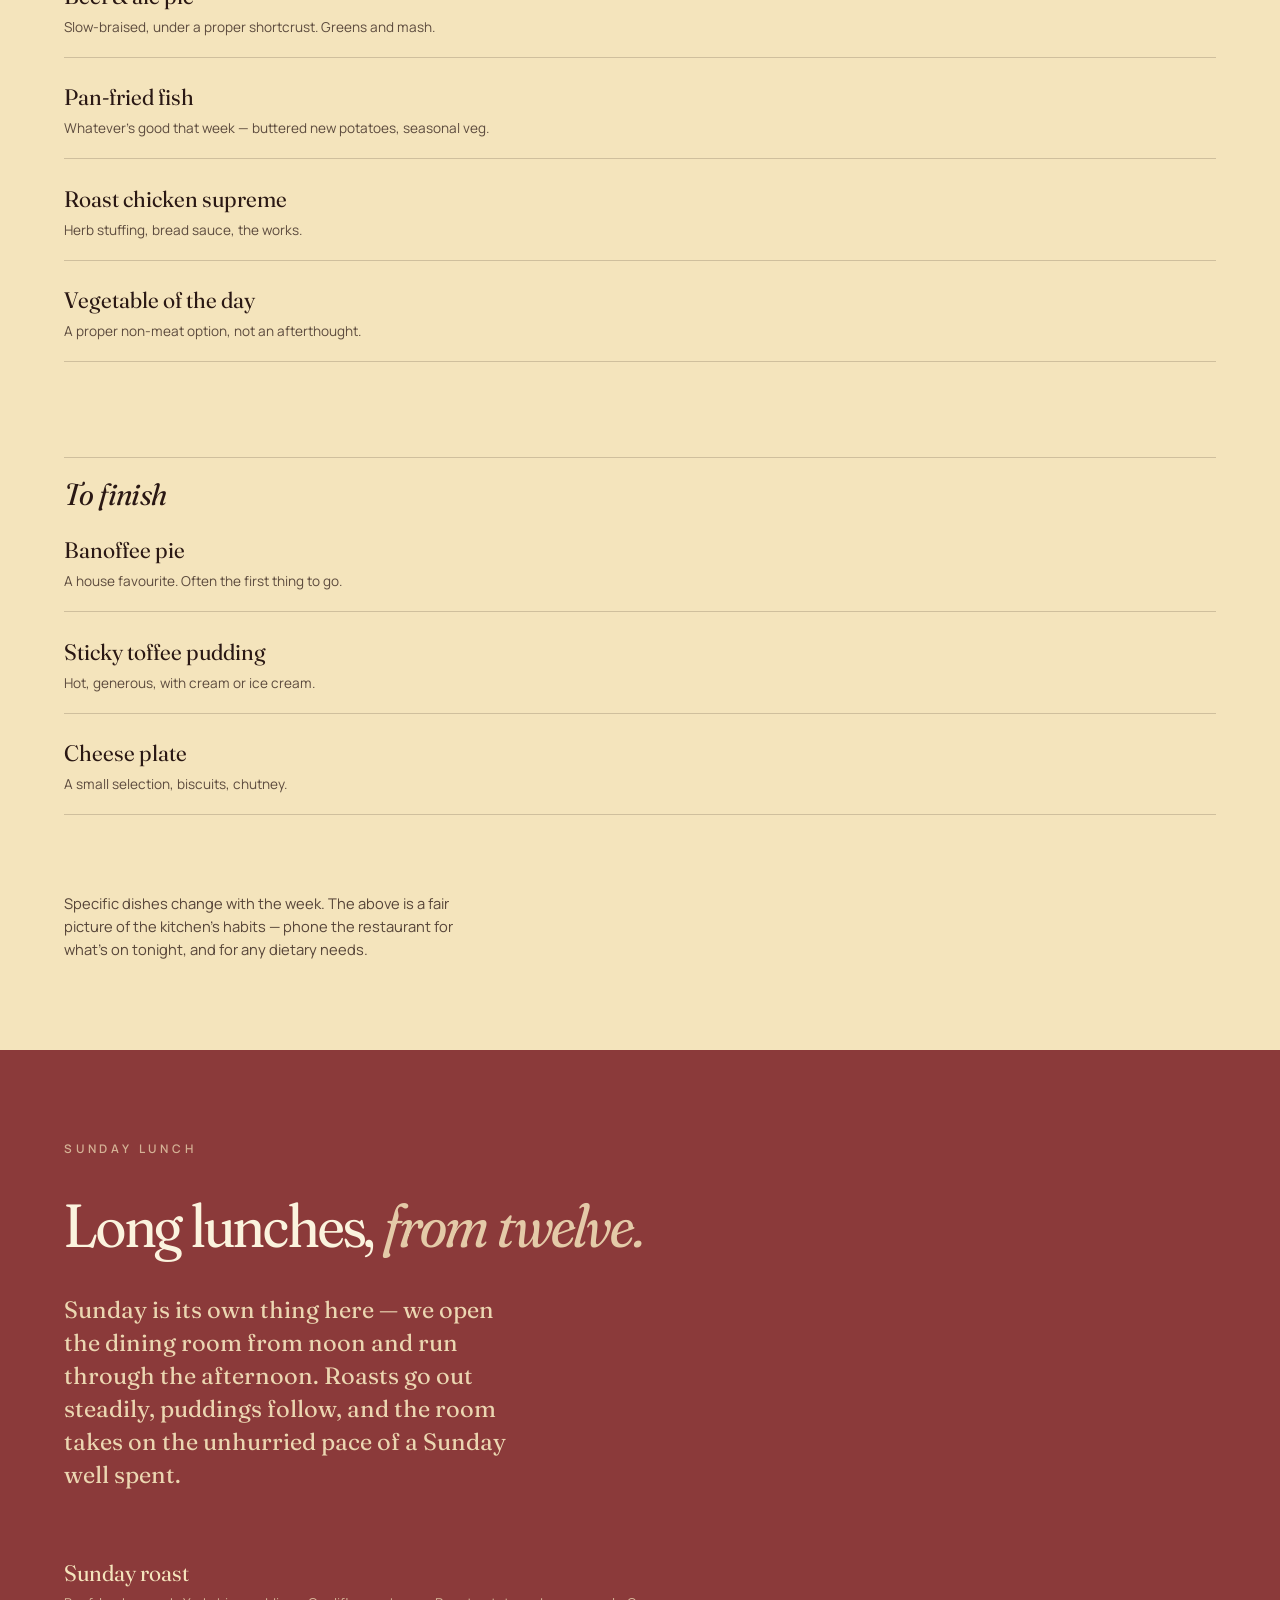
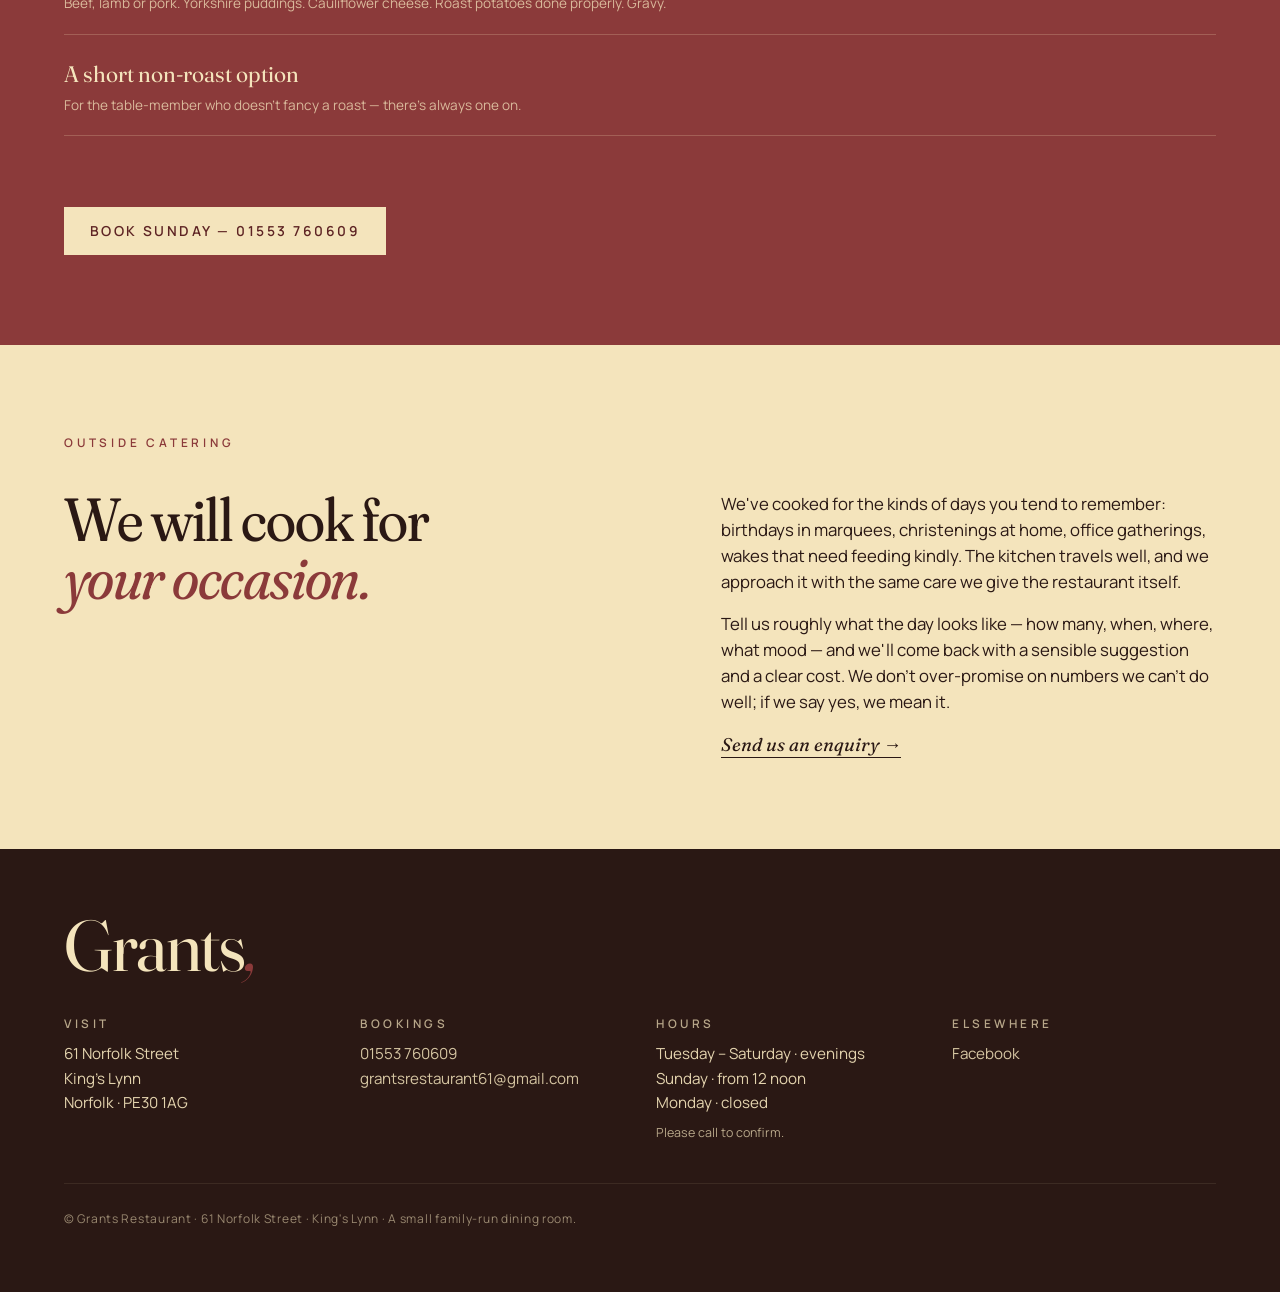
<file: services.html>
<!doctype html>
<html lang="en-GB">
<head>
<meta charset="utf-8">
<meta name="viewport" content="width=device-width, initial-scale=1">
<title>What we serve — Grants Restaurant, King's Lynn</title>
<meta name="description" content="Traditional British cooking at Grants, Norfolk Street, King's Lynn. Evening service Tue–Sat, Sunday lunch, and outside catering for occasions large and small.">
<link rel="preconnect" href="https://fonts.googleapis.com">
<link rel="preconnect" href="https://fonts.gstatic.com" crossorigin>
<link href="https://fonts.googleapis.com/css2?family=Fraunces:opsz,wght,SOFT,WONK@9..144,300..900,30..100,0..1&family=Manrope:wght@400;500;700&display=swap" rel="stylesheet">
<link rel="stylesheet" href="styles.css">
</head>
<body>

<header class="masthead">
  <a href="index.html" class="masthead__mark">Grants<em>.</em></a>
  <nav aria-label="Primary">
    <a href="index.html">Home</a>
    <a href="about.html">About</a>
    <a href="services.html" aria-current="page">What we serve</a>
    <a href="contact.html">Visit</a>
    <a href="gallery.html">Gallery</a>
  </nav>
</header>

<section class="hero hero--inner">
  <p class="hero__eyebrow">What we serve</p>
  <h1>A short menu, <span class="amp">cooked</span><br>the way<br>it should be.</h1>
  <p class="hero__sub">An indication of what tends to be on the board. Specifics change with what arrives that week — call us for tonight's offering.</p>
</section>

<section class="slab slab--cream">
  <div class="slab__inner reveal">
    <p class="slab__label">In the dining room</p>
    <h2>Evening service · <em>Tuesday to Saturday.</em></h2>

    <div class="menu-section">
      <h3>To begin</h3>
      <div class="dishes">
        <div class="dish"><div>
          <div class="dish__name">Prawn cocktail</div>
          <div class="dish__note">Marie Rose sauce, baby gem, brown bread &amp; butter.</div>
        </div></div>
        <div class="dish"><div>
          <div class="dish__name">Soup of the day</div>
          <div class="dish__note">Made that morning. Ask what it is.</div>
        </div></div>
        <div class="dish"><div>
          <div class="dish__name">Chicken liver pâté</div>
          <div class="dish__note">Toasted bread, red onion marmalade.</div>
        </div></div>
      </div>
    </div>

    <div class="menu-section">
      <h3>From the kitchen</h3>
      <div class="dishes">
        <div class="dish"><div>
          <div class="dish__name">Beef &amp; ale pie</div>
          <div class="dish__note">Slow-braised, under a proper shortcrust. Greens and mash.</div>
        </div></div>
        <div class="dish"><div>
          <div class="dish__name">Pan-fried fish</div>
          <div class="dish__note">Whatever's good that week — buttered new potatoes, seasonal veg.</div>
        </div></div>
        <div class="dish"><div>
          <div class="dish__name">Roast chicken supreme</div>
          <div class="dish__note">Herb stuffing, bread sauce, the works.</div>
        </div></div>
        <div class="dish"><div>
          <div class="dish__name">Vegetable of the day</div>
          <div class="dish__note">A proper non-meat option, not an afterthought.</div>
        </div></div>
      </div>
    </div>

    <div class="menu-section">
      <h3>To finish</h3>
      <div class="dishes">
        <div class="dish"><div>
          <div class="dish__name">Banoffee pie</div>
          <div class="dish__note">A house favourite. Often the first thing to go.</div>
        </div></div>
        <div class="dish"><div>
          <div class="dish__name">Sticky toffee pudding</div>
          <div class="dish__note">Hot, generous, with cream or ice cream.</div>
        </div></div>
        <div class="dish"><div>
          <div class="dish__name">Cheese plate</div>
          <div class="dish__note">A small selection, biscuits, chutney.</div>
        </div></div>
      </div>
    </div>

    <p style="margin-top:2.4rem;font-size:0.92rem;opacity:0.78;max-width:48ch;">Specific dishes change with the week. The above is a fair picture of the kitchen's habits — phone the restaurant for what's on tonight, and for any dietary needs.</p>
  </div>
</section>

<section class="slab slab--burgundy">
  <div class="slab__inner reveal">
    <p class="slab__label">Sunday lunch</p>
    <h2>Long lunches, <em>from twelve.</em></h2>
    <p class="lede" style="opacity:.92;">Sunday is its own thing here — we open the dining room from noon and run through the afternoon. Roasts go out steadily, puddings follow, and the room takes on the unhurried pace of a Sunday well spent.</p>
    <div class="dishes" style="margin-top:1.6rem;">
      <div class="dish"><div>
        <div class="dish__name">Sunday roast</div>
        <div class="dish__note">Beef, lamb or pork. Yorkshire puddings. Cauliflower cheese. Roast potatoes done properly. Gravy.</div>
      </div></div>
      <div class="dish"><div>
        <div class="dish__name">A short non-roast option</div>
        <div class="dish__note">For the table-member who doesn't fancy a roast — there's always one on.</div>
      </div></div>
    </div>
    <div class="cta-cluster" style="margin-top:2rem;">
      <a class="cta" href="tel:+441553760609">Book Sunday — 01553 760609</a>
    </div>
  </div>
</section>

<section class="slab slab--cream">
  <div class="slab__inner reveal">
    <p class="slab__label">Outside catering</p>
    <div class="two-col">
      <h2>We will cook for <em>your occasion.</em></h2>
      <div class="body-prose">
        <p>We've cooked for the kinds of days you tend to remember: birthdays in marquees, christenings at home, office gatherings, wakes that need feeding kindly. The kitchen travels well, and we approach it with the same care we give the restaurant itself.</p>
        <p>Tell us roughly what the day looks like — how many, when, where, what mood — and we'll come back with a sensible suggestion and a clear cost. We don't over-promise on numbers we can't do well; if we say yes, we mean it.</p>
        <p><a class="cta-text" href="contact.html">Send us an enquiry →</a></p>
      </div>
    </div>
  </div>
</section>

<footer class="footer">
  <div class="footer__inner">
    <div class="footer__mark">Grants<em>,</em></div>
    <div class="footer__grid">
      <div><h3>Visit</h3><p>61 Norfolk Street<br>King's Lynn<br>Norfolk · PE30 1AG</p></div>
      <div><h3>Bookings</h3><p><a href="tel:+441553760609">01553 760609</a><br><a href="mailto:grantsrestaurant61@gmail.com">grantsrestaurant61@gmail.com</a></p></div>
      <div><h3>Hours</h3><p>Tuesday – Saturday · evenings<br>Sunday · from 12 noon<br>Monday · closed</p><p style="font-size:0.78rem;opacity:0.7;margin-top:0.5rem;">Please call to confirm.</p></div>
      <div><h3>Elsewhere</h3><p><a href="https://www.facebook.com/Norfolkstreet61/" rel="noopener">Facebook</a></p></div>
    </div>
    <div class="footer__fine">© Grants Restaurant · 61 Norfolk Street · King's Lynn · A small family-run dining room.</div>
  </div>
</footer>

</body>
</html>
</file>
<file: styles.css>
:root {
  --burgundy: #8B3A3A;
  --burgundy-deep: #5E2424;
  --parchment: #F4E4BC;
  --parchment-soft: #FBF3DE;
  --ink: #2A1814;
  --rule: rgba(42, 24, 20, 0.18);
  --serif: "Fraunces", "Source Serif Pro", Georgia, serif;
  --sans: "Manrope", system-ui, -apple-system, sans-serif;
}

* { box-sizing: border-box; margin: 0; padding: 0; }

html { -webkit-text-size-adjust: 100%; scroll-behavior: smooth; }

body {
  font-family: var(--sans);
  font-size: clamp(0.95rem, 0.6rem + 0.9vw, 1.05rem);
  line-height: 1.55;
  color: var(--ink);
  background: var(--parchment-soft);
  font-feature-settings: "ss01", "kern";
  -webkit-font-smoothing: antialiased;
  text-rendering: optimizeLegibility;
  overflow-x: hidden;
}

body::before {
  content: "";
  position: fixed; inset: 0;
  pointer-events: none;
  background-image: radial-gradient(circle at 20% 10%, rgba(139,58,58,0.04), transparent 40%),
                    radial-gradient(circle at 80% 90%, rgba(42,24,20,0.05), transparent 50%);
  z-index: 0;
}

h1, h2, h3, h4 {
  font-family: var(--serif);
  font-weight: 400;
  font-variation-settings: "opsz" 96, "SOFT" 30, "WONK" 0;
  line-height: 0.95;
  letter-spacing: -0.02em;
  text-wrap: balance;
  color: var(--ink);
}

p { text-wrap: pretty; hyphens: auto; max-width: 64ch; }
a { color: inherit; text-decoration: none; }

/* ───── Masthead ───── */
.masthead {
  position: relative; z-index: 2;
  display: grid;
  grid-template-columns: 1fr auto;
  align-items: baseline;
  padding: 1.6rem clamp(1.2rem, 4vw, 3rem) 0;
  border-bottom: 1px solid var(--rule);
}

.masthead__mark {
  font-family: var(--serif);
  font-size: clamp(1.4rem, 0.8rem + 1.6vw, 1.9rem);
  font-weight: 700;
  font-variation-settings: "opsz" 144;
  letter-spacing: -0.015em;
}

.masthead__mark em {
  font-style: italic;
  font-weight: 400;
  color: var(--burgundy);
}

.masthead nav {
  display: flex;
  gap: clamp(0.8rem, 2vw, 1.8rem);
  font-size: 0.78rem;
  font-weight: 500;
  text-transform: uppercase;
  letter-spacing: 0.16em;
  flex-wrap: wrap;
  justify-content: flex-end;
}

.masthead nav a {
  position: relative;
  padding: 0.35rem 0;
  color: var(--ink);
}

.masthead nav a::after {
  content: "";
  position: absolute;
  left: 0; right: 100%;
  bottom: -1px; height: 1px;
  background: var(--burgundy);
  transition: right 0.35s ease;
}

.masthead nav a:hover::after,
.masthead nav a[aria-current="page"]::after { right: 0; }

.masthead nav a[aria-current="page"] { color: var(--burgundy); }

/* ───── Hero ───── */
.hero {
  position: relative; z-index: 1;
  padding: clamp(3rem, 8vw, 7rem) clamp(1.2rem, 4vw, 3rem) clamp(2rem, 5vw, 4rem);
  display: grid;
  gap: clamp(1.4rem, 3vw, 2.4rem);
}

.hero__eyebrow {
  font-family: var(--sans);
  font-size: 0.74rem;
  text-transform: uppercase;
  letter-spacing: 0.32em;
  color: var(--burgundy);
  font-weight: 600;
}

.hero h1 {
  font-size: clamp(3.8rem, 13vw + 0.5rem, 13rem);
  font-weight: 400;
  font-variation-settings: "opsz" 144, "SOFT" 100, "WONK" 0;
  line-height: 0.88;
  margin: 0;
}

.hero h1 .amp {
  font-style: italic;
  color: var(--burgundy);
  font-variation-settings: "opsz" 144, "SOFT" 100, "WONK" 1;
}

.hero__sub {
  font-family: var(--serif);
  font-size: clamp(1.05rem, 0.6rem + 1vw, 1.35rem);
  font-style: italic;
  font-weight: 400;
  max-width: 38ch;
  color: rgba(42, 24, 20, 0.78);
}

.hero__meta {
  display: flex;
  flex-wrap: wrap;
  gap: 0.5rem 2rem;
  font-size: 0.82rem;
  letter-spacing: 0.04em;
  padding-top: 1.2rem;
  border-top: 1px solid var(--rule);
}

.hero__meta strong { font-weight: 700; }

.hero__meta a.tel {
  font-family: var(--serif);
  font-style: italic;
  font-size: 1.4rem;
  color: var(--burgundy);
  border-bottom: 1px solid currentColor;
  padding-bottom: 1px;
}

/* Compact hero for inner pages */
.hero--inner h1 {
  font-size: clamp(2.6rem, 7vw + 0.5rem, 7rem);
}

/* ───── Marquee ───── */
.marquee {
  background: var(--burgundy);
  color: var(--parchment);
  overflow: hidden;
  padding: 0.9rem 0;
  position: relative; z-index: 1;
  border-top: 1px solid var(--burgundy-deep);
  border-bottom: 1px solid var(--burgundy-deep);
}

.marquee__track {
  display: inline-flex;
  gap: 3rem;
  white-space: nowrap;
  animation: scroll 38s linear infinite;
  font-family: var(--serif);
  font-style: italic;
  font-size: clamp(1rem, 0.6rem + 0.8vw, 1.2rem);
  letter-spacing: 0.02em;
}

.marquee__track span::before {
  content: "✦";
  padding-right: 3rem;
  font-style: normal;
  color: var(--parchment);
  opacity: 0.55;
}

@keyframes scroll { to { transform: translateX(-50%); } }

@media (prefers-reduced-motion: reduce) {
  .marquee__track { animation: none; transform: translateX(0); }
}

/* ───── Slabs ───── */
.slab {
  position: relative; z-index: 1;
  padding: clamp(3rem, 7vw, 6rem) clamp(1.2rem, 4vw, 3rem);
}

.slab--cream { background: var(--parchment); color: var(--ink); }
.slab--soft { background: var(--parchment-soft); color: var(--ink); }
.slab--burgundy { background: var(--burgundy); color: var(--parchment); }
.slab--burgundy h2, .slab--burgundy h3 { color: var(--parchment-soft); }

.slab__inner {
  max-width: 72rem;
  margin: 0 auto;
  display: grid;
  gap: clamp(1.6rem, 3vw, 2.4rem);
}

.slab__label {
  font-family: var(--sans);
  font-size: 0.74rem;
  text-transform: uppercase;
  letter-spacing: 0.32em;
  font-weight: 600;
  color: var(--burgundy);
}

.slab--burgundy .slab__label { color: var(--parchment); opacity: 0.7; }

.slab h2 {
  font-size: clamp(2rem, 1rem + 3.5vw, 4rem);
  font-weight: 400;
  font-variation-settings: "opsz" 96, "SOFT" 60, "WONK" 0;
  max-width: 18ch;
}

.slab h2 em {
  font-style: italic;
  color: var(--burgundy);
}

.slab--burgundy h2 em { color: var(--parchment); opacity: 0.85; }

.two-col {
  display: grid;
  grid-template-columns: 1fr;
  gap: clamp(1.2rem, 3vw, 2.4rem);
  align-items: start;
}

@media (min-width: 720px) {
  .two-col { grid-template-columns: 5fr 4fr; }
  .two-col--reversed { grid-template-columns: 4fr 5fr; }
}

.lede {
  font-family: var(--serif);
  font-size: clamp(1.15rem, 0.6rem + 1.1vw, 1.5rem);
  line-height: 1.4;
  font-weight: 400;
  max-width: 30ch;
}

.body-prose p + p { margin-top: 1rem; }

/* ───── Editorial menu / dish list ───── */
.dishes {
  display: grid;
  gap: 1.4rem;
  margin-top: 1.5rem;
}

.dish {
  display: grid;
  grid-template-columns: 1fr auto;
  align-items: baseline;
  gap: 1rem;
  padding-bottom: 1.2rem;
  border-bottom: 1px solid var(--rule);
}

.slab--burgundy .dish { border-bottom-color: rgba(244, 228, 188, 0.22); }

.dish__name {
  font-family: var(--serif);
  font-size: clamp(1.15rem, 0.6rem + 1vw, 1.6rem);
  font-weight: 400;
  font-variation-settings: "opsz" 72;
}

.dish__name em { font-style: italic; }

.dish__note {
  font-size: 0.85rem;
  opacity: 0.75;
  margin-top: 0.2rem;
  font-family: var(--sans);
  font-weight: 400;
}

/* Section heading for the menu page */
.menu-section {
  margin-top: clamp(2rem, 5vw, 3.5rem);
  padding-top: 1.4rem;
  border-top: 1px solid var(--rule);
}

.slab--burgundy .menu-section { border-top-color: rgba(244,228,188,0.22); }

.menu-section h3 {
  font-family: var(--serif);
  font-style: italic;
  font-size: clamp(1.4rem, 0.7rem + 1.5vw, 2.2rem);
  font-weight: 400;
  font-variation-settings: "opsz" 72;
  margin-bottom: 1.4rem;
}

/* ───── Callout / pull-quote ───── */
.callout {
  display: grid;
  gap: 1rem;
  padding: clamp(2rem, 4vw, 3rem);
  border: 1px solid var(--rule);
  background: var(--parchment-soft);
}

.callout__kicker {
  font-family: var(--sans);
  font-size: 0.74rem;
  text-transform: uppercase;
  letter-spacing: 0.3em;
  font-weight: 600;
  color: var(--burgundy);
}

.callout p {
  font-family: var(--serif);
  font-size: clamp(1.25rem, 0.6rem + 1.4vw, 1.8rem);
  font-style: italic;
  line-height: 1.3;
}

/* ───── CTA cluster ───── */
.cta-cluster {
  display: flex;
  flex-wrap: wrap;
  gap: 1rem 1.5rem;
  align-items: baseline;
  margin-top: 0.8rem;
}

.cta {
  display: inline-block;
  padding: 0.85rem 1.6rem;
  background: var(--burgundy);
  color: var(--parchment-soft);
  font-family: var(--sans);
  font-weight: 600;
  font-size: 0.86rem;
  text-transform: uppercase;
  letter-spacing: 0.18em;
  transition: background 0.25s ease, color 0.25s ease;
}

.cta:hover { background: var(--burgundy-deep); }

.slab--burgundy .cta {
  background: var(--parchment);
  color: var(--burgundy-deep);
}

.slab--burgundy .cta:hover { background: var(--parchment-soft); }

.cta-text {
  font-family: var(--serif);
  font-style: italic;
  font-size: 1.15rem;
  border-bottom: 1px solid currentColor;
  padding-bottom: 1px;
}

/* ───── Contact specifics ───── */
.contact-grid {
  display: grid;
  grid-template-columns: 1fr;
  gap: clamp(1.6rem, 3vw, 2.5rem);
}

@media (min-width: 720px) {
  .contact-grid { grid-template-columns: 1fr 1fr; }
}

.contact-card h3 {
  font-family: var(--sans);
  font-size: 0.74rem;
  text-transform: uppercase;
  letter-spacing: 0.3em;
  font-weight: 600;
  color: var(--burgundy);
  margin-bottom: 0.8rem;
}

.contact-card p {
  font-family: var(--serif);
  font-size: clamp(1.15rem, 0.6rem + 1vw, 1.5rem);
  line-height: 1.4;
}

.contact-card a { border-bottom: 1px solid var(--rule); padding-bottom: 1px; }
.contact-card a:hover { border-bottom-color: var(--burgundy); }

.map-frame {
  position: relative;
  width: 100%;
  aspect-ratio: 16 / 10;
  border: 1px solid var(--rule);
  margin-top: 2rem;
  overflow: hidden;
}

.map-frame iframe { width: 100%; height: 100%; border: 0; display: block; filter: sepia(0.18) saturate(0.85); }

/* ───── Gallery placeholder ───── */
.gallery-placeholder {
  border: 1px dashed var(--burgundy);
  padding: clamp(3rem, 8vw, 6rem) clamp(1.5rem, 4vw, 3rem);
  text-align: center;
  background: var(--parchment-soft);
  display: grid;
  gap: 1.2rem;
  justify-items: center;
}

.gallery-placeholder__mark {
  font-family: var(--serif);
  font-style: italic;
  font-size: clamp(2rem, 1rem + 3vw, 3.5rem);
  color: var(--burgundy);
  font-variation-settings: "opsz" 96, "SOFT" 100, "WONK" 1;
}

.gallery-placeholder p { max-width: 44ch; text-align: center; }

/* ───── Footer ───── */
.footer {
  position: relative; z-index: 1;
  background: var(--ink);
  color: var(--parchment);
  padding: clamp(2.5rem, 5vw, 4rem) clamp(1.2rem, 4vw, 3rem);
  font-family: var(--sans);
}

.footer__inner {
  max-width: 72rem;
  margin: 0 auto;
  display: grid;
  gap: 2.5rem;
}

.footer__mark {
  font-family: var(--serif);
  font-size: clamp(2.5rem, 6vw, 4.5rem);
  font-weight: 400;
  font-variation-settings: "opsz" 144;
  letter-spacing: -0.02em;
  line-height: 0.9;
  color: var(--parchment);
}

.footer__mark em { color: var(--burgundy); font-style: italic; }

.footer__grid {
  display: grid;
  grid-template-columns: repeat(auto-fit, minmax(15rem, 1fr));
  gap: 2rem;
}

.footer h3 {
  font-family: var(--sans);
  font-size: 0.74rem;
  text-transform: uppercase;
  letter-spacing: 0.3em;
  font-weight: 600;
  opacity: 0.7;
  color: var(--parchment);
  margin-bottom: 0.8rem;
}

.footer p, .footer a { font-size: 0.95rem; line-height: 1.6; opacity: 0.92; }

.footer a:hover { color: var(--parchment-soft); border-bottom: 1px solid currentColor; }

.footer__fine {
  border-top: 1px solid rgba(244,228,188,0.16);
  padding-top: 1.6rem;
  font-size: 0.75rem;
  opacity: 0.55;
  letter-spacing: 0.06em;
}

/* ───── Reveal on scroll ───── */
@supports (animation-timeline: view()) {
  .reveal {
    animation: rise both;
    animation-timeline: view();
    animation-range: entry 0% cover 25%;
  }
  @keyframes rise {
    from { opacity: 0; transform: translateY(1.4rem); }
    to   { opacity: 1; transform: translateY(0); }
  }
}

/* ───── Mobile ───── */
@media (max-width: 560px) {
  .masthead { grid-template-columns: 1fr; gap: 0.8rem; padding-top: 1.2rem; }
  .masthead nav { justify-content: flex-start; gap: 1rem 1.4rem; font-size: 0.7rem; }
  .hero__meta { gap: 0.5rem 1.2rem; }
}
</file>
